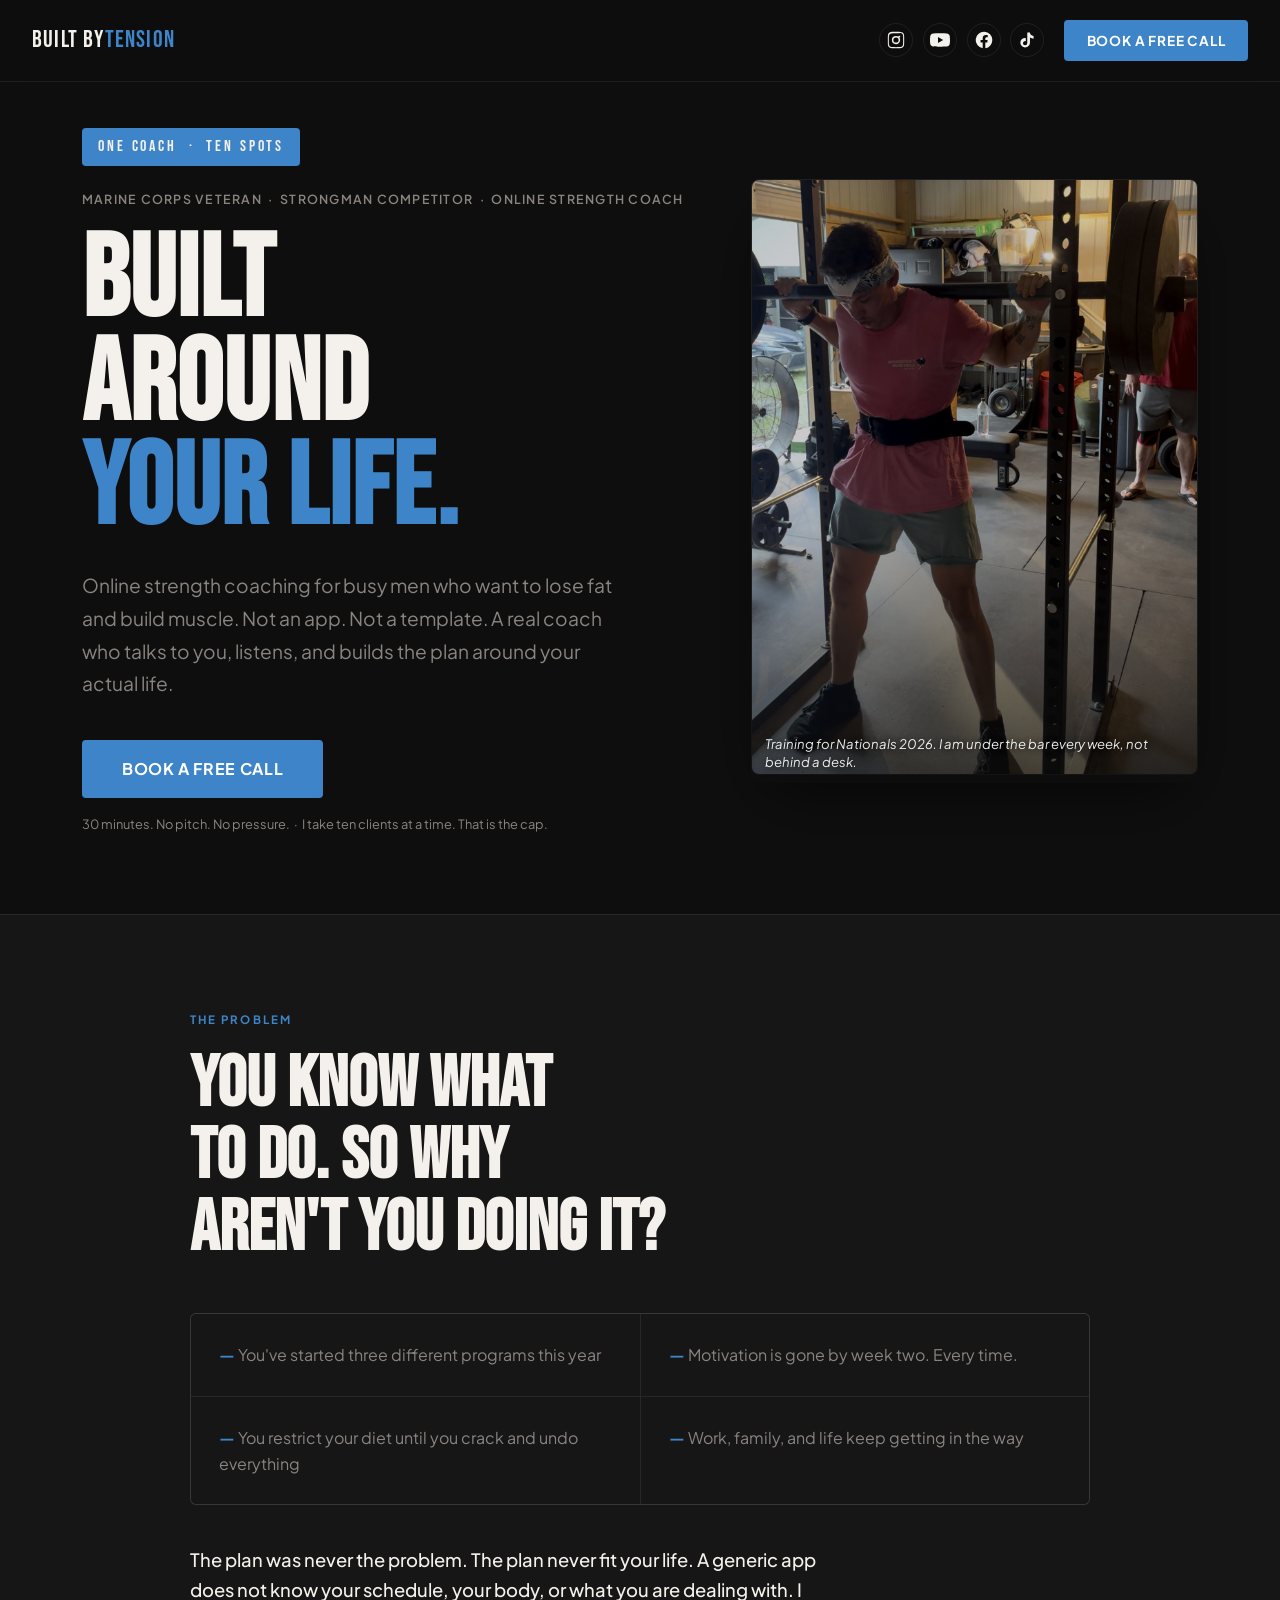
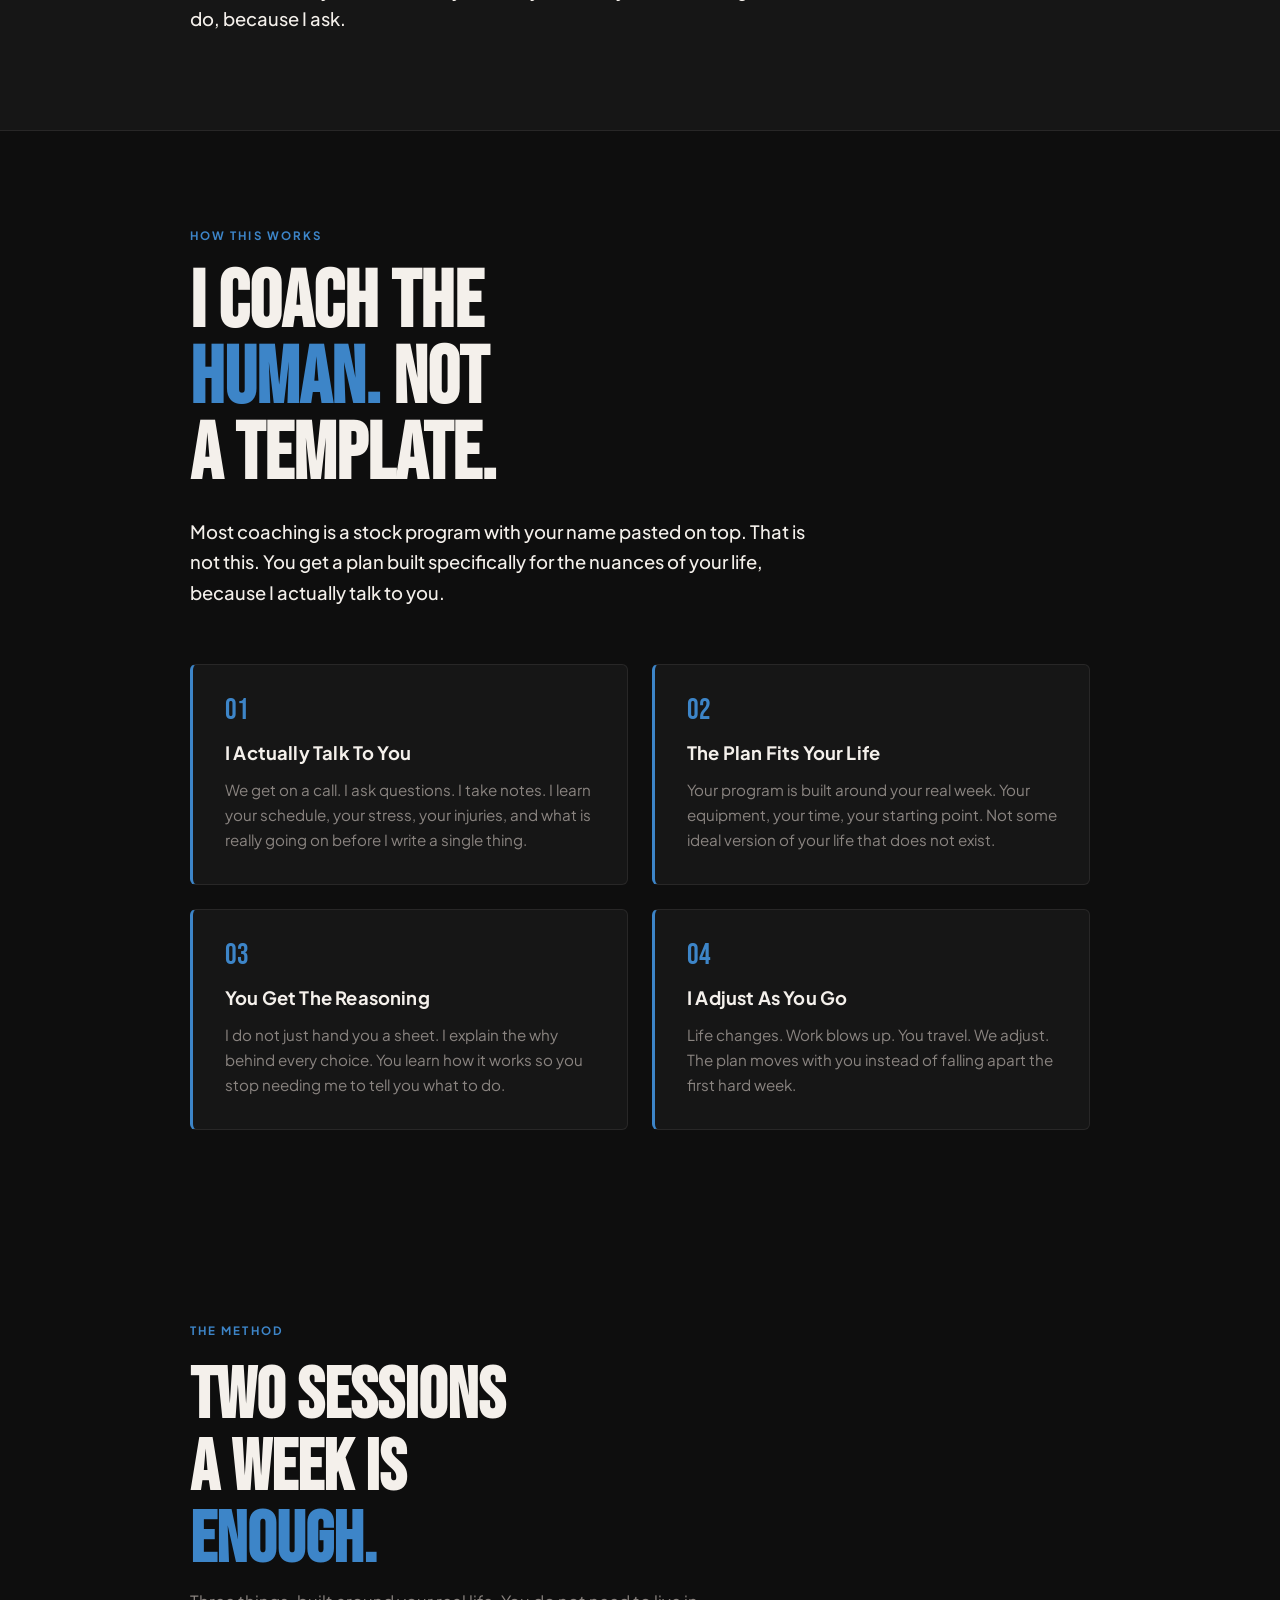
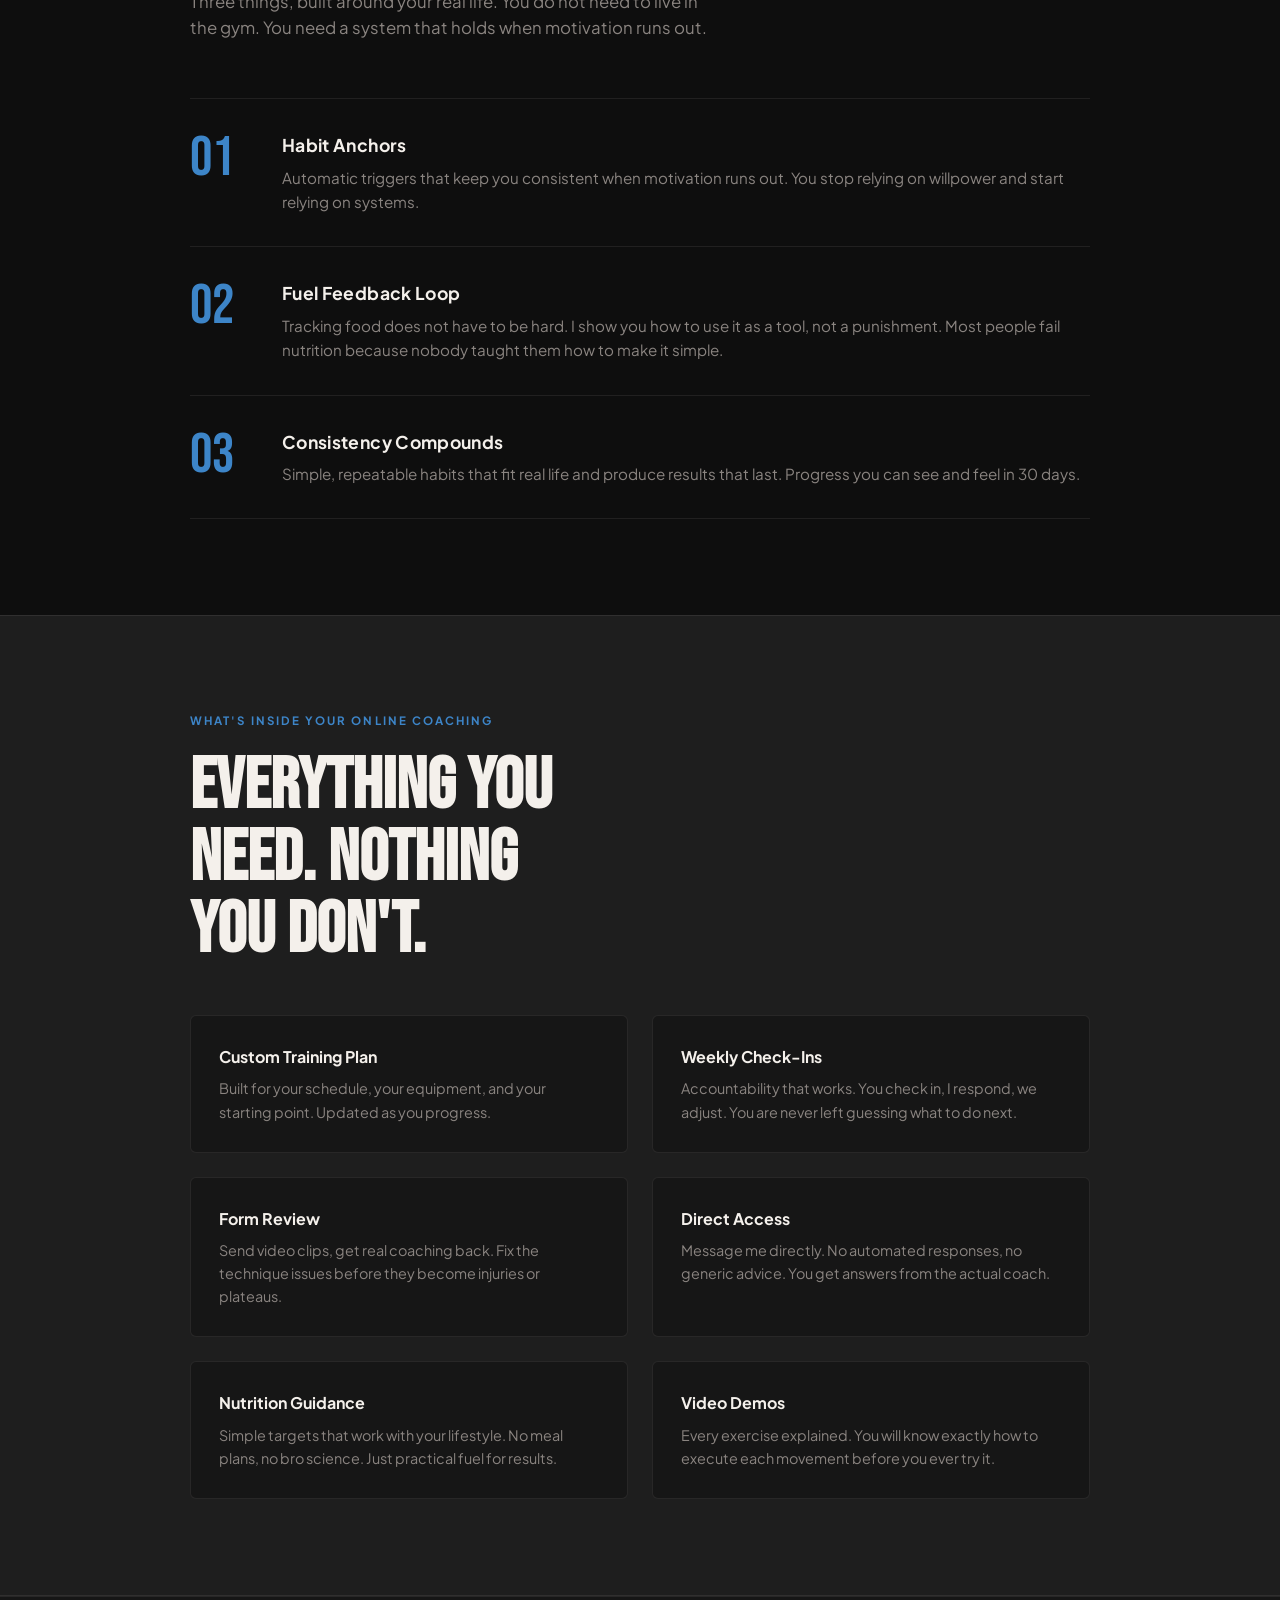
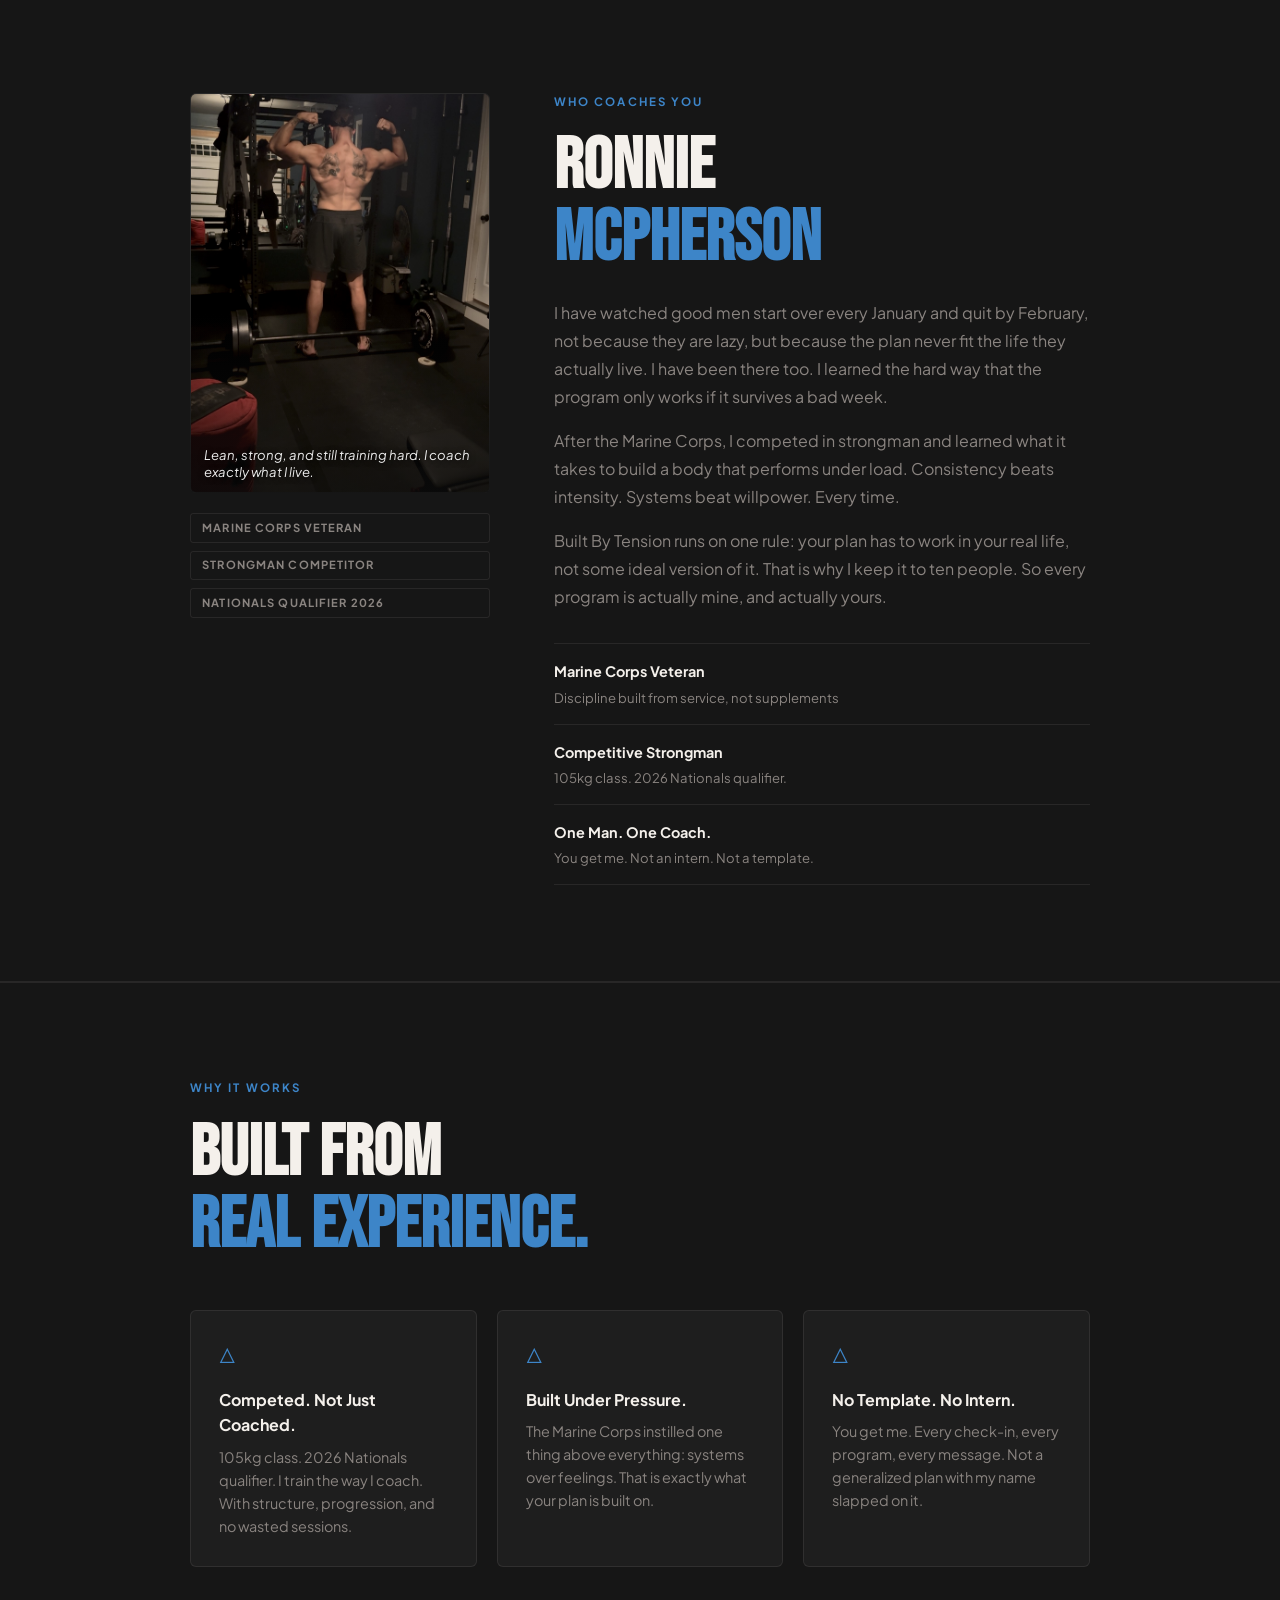
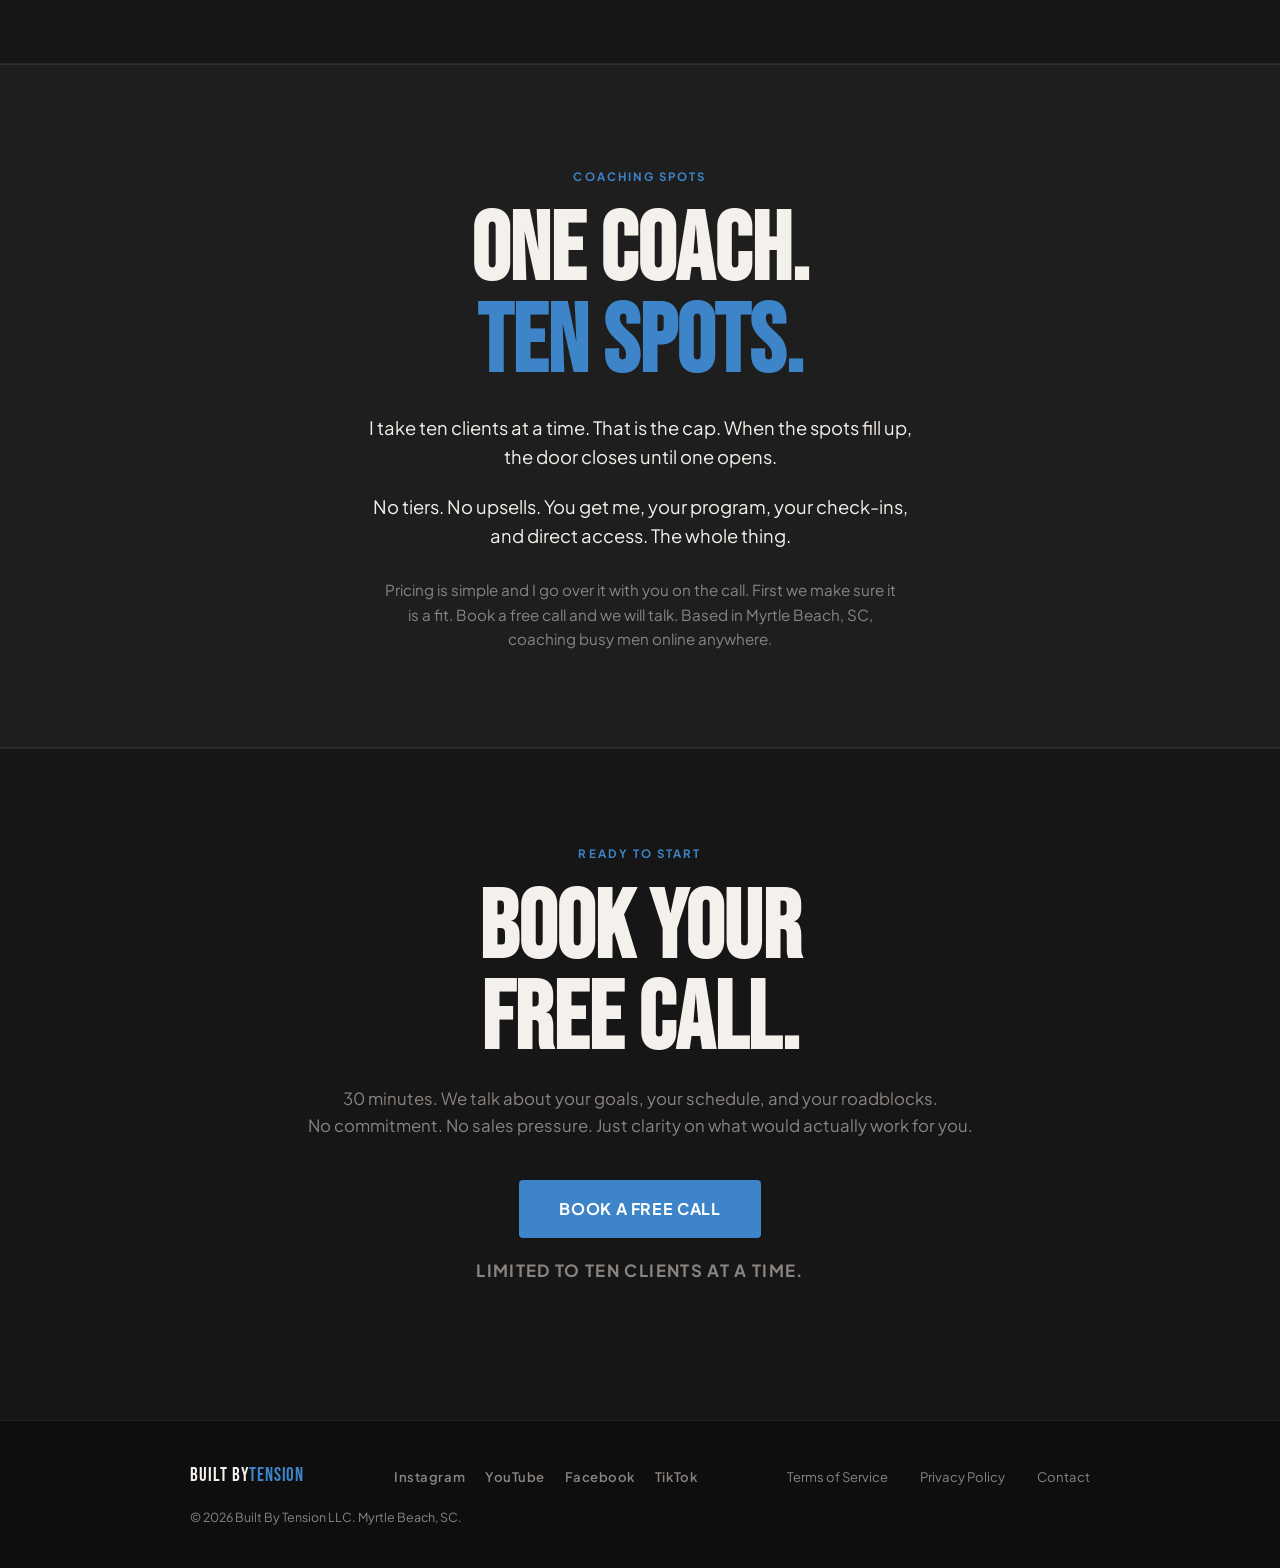
<file: index.html>
<!DOCTYPE html>
<html lang="en">
<head>
  <meta charset="UTF-8">
  <meta name="viewport" content="width=device-width, initial-scale=1.0">
  <title>Online Strength &amp; Fat-Loss Coaching for Busy Men | Built By Tension</title>
  <meta name="description" content="One-on-one online coaching to lose fat and build muscle, built around your real life by a Marine vet coach. Not an app. Only 10 clients. Book a free call.">
  <link rel="canonical" href="https://builtbytension.com/">
  <meta name="theme-color" content="#0e0e0e">
  <meta name="geo.region" content="US-SC">
  <meta name="geo.placename" content="Myrtle Beach">

  <!-- Open Graph -->
  <meta property="og:type" content="website">
  <meta property="og:url" content="https://builtbytension.com/">
  <meta property="og:site_name" content="Built By Tension">
  <meta property="og:title" content="Online Strength &amp; Fat-Loss Coach for Busy Men | Built By Tension">
  <meta property="og:description" content="Real one-on-one online coaching, not an app. Custom programs, weekly check-ins, and direct access from a Marine vet coach. Ten clients at a time. Book a free call.">
  <meta property="og:image" content="https://builtbytension.com/img/og-image.jpg">
  <meta property="og:image:width" content="1200">
  <meta property="og:image:height" content="630">
  <meta property="og:image:alt" content="Ronnie McPherson, online strength and fat-loss coach">
  <meta name="twitter:card" content="summary_large_image">
  <meta name="twitter:title" content="Online Strength &amp; Fat-Loss Coaching for Busy Men">
  <meta name="twitter:description" content="Real one-on-one online coaching, not an app. Custom programs, weekly check-ins, direct access. Book a free call.">
  <meta name="twitter:image" content="https://builtbytension.com/img/og-image.jpg">

  <!-- Structured data -->
  <script type="application/ld+json">
  {
    "@context": "https://schema.org",
    "@type": "ProfessionalService",
    "name": "Built By Tension",
    "url": "https://builtbytension.com/",
    "image": "https://builtbytension.com/img/og-image.jpg",
    "description": "One-on-one online strength and fat-loss coaching for busy men. Custom training, nutrition guidance, and weekly accountability from a real coach, not an app.",
    "priceRange": "$$",
    "address": { "@type": "PostalAddress", "addressLocality": "Myrtle Beach", "addressRegion": "SC", "addressCountry": "US" },
    "areaServed": { "@type": "Country", "name": "United States" },
    "sameAs": [
      "https://instagram.com/ronniespath",
      "https://www.youtube.com/channel/UCUhVSXiNG59BjtCQ6U127eg",
      "https://www.facebook.com/share/1HTm8ZkSMa/",
      "https://www.tiktok.com/@mcpherson.ronnie"
    ]
  }
  </script>
  <script type="application/ld+json">
  {
    "@context": "https://schema.org",
    "@type": "Person",
    "name": "Ronnie McPherson",
    "jobTitle": "Online Strength and Conditioning Coach",
    "description": "Marine Corps veteran and competitive Strongman (105kg, 2026 Nationals qualifier), online strength and fat-loss coach for busy men.",
    "worksFor": { "@type": "ProfessionalService", "name": "Built By Tension" },
    "sameAs": [
      "https://instagram.com/ronniespath",
      "https://www.youtube.com/channel/UCUhVSXiNG59BjtCQ6U127eg",
      "https://www.facebook.com/share/1HTm8ZkSMa/",
      "https://www.tiktok.com/@mcpherson.ronnie"
    ]
  }
  </script>
  <script type="application/ld+json">
  {
    "@context": "https://schema.org",
    "@type": "Service",
    "serviceType": "Online Fitness Coaching",
    "provider": { "@type": "ProfessionalService", "name": "Built By Tension" },
    "areaServed": { "@type": "Country", "name": "United States" },
    "offers": { "@type": "Offer", "availability": "https://schema.org/LimitedAvailability" }
  }
  </script>
  <link rel="stylesheet" href="css/style.css">
</head>
<body>

  <!-- NAV -->
  <nav>
    <a href="/" class="nav-logo">Built By<span>Tension</span></a>
    <div class="nav-right">
      <div class="nav-socials" aria-label="Social links">
        <a href="https://instagram.com/ronniespath" target="_blank" rel="noopener noreferrer" aria-label="Instagram" title="Instagram">
          <svg viewBox="0 0 24 24" width="20" height="20" fill="currentColor" aria-hidden="true"><path d="M12 2.2c3.2 0 3.6 0 4.85.07 1.17.05 1.8.25 2.23.41.56.22.96.48 1.38.9.42.42.68.82.9 1.38.16.42.36 1.06.41 2.23.06 1.27.07 1.65.07 4.85s0 3.58-.07 4.85c-.05 1.17-.25 1.8-.41 2.23-.22.56-.48.96-.9 1.38-.42.42-.82.68-1.38.9-.42.16-1.06.36-2.23.41-1.27.06-1.65.07-4.85.07s-3.58 0-4.85-.07c-1.17-.05-1.8-.25-2.23-.41a3.7 3.7 0 0 1-1.38-.9 3.7 3.7 0 0 1-.9-1.38c-.16-.42-.36-1.06-.41-2.23C2.2 15.58 2.2 15.2 2.2 12s0-3.58.07-4.85c.05-1.17.25-1.8.41-2.23.22-.56.48-.96.9-1.38.42-.42.82-.68 1.38-.9.42-.16 1.06-.36 2.23-.41C8.42 2.2 8.8 2.2 12 2.2zm0 1.8c-3.15 0-3.5 0-4.74.07-.9.04-1.38.19-1.7.31-.43.17-.74.37-1.06.69-.32.32-.52.63-.69 1.06-.12.32-.27.8-.31 1.7C3.43 8.5 3.42 8.85 3.42 12s0 3.5.07 4.74c.04.9.19 1.38.31 1.7.17.43.37.74.69 1.06.32.32.63.52 1.06.69.32.12.8.27 1.7.31 1.24.07 1.59.07 4.74.07s3.5 0 4.74-.07c.9-.04 1.38-.19 1.7-.31.43-.17.74-.37 1.06-.69.32-.32.52-.63.69-1.06.12-.32.27-.8.31-1.7.07-1.24.07-1.59.07-4.74s0-3.5-.07-4.74c-.04-.9-.19-1.38-.31-1.7a2.85 2.85 0 0 0-.69-1.06 2.85 2.85 0 0 0-1.06-.69c-.32-.12-.8-.27-1.7-.31C15.5 4 15.15 4 12 4zm0 3.06A4.94 4.94 0 1 1 12 17a4.94 4.94 0 0 1 0-9.88zm0 1.8a3.14 3.14 0 1 0 0 6.28 3.14 3.14 0 0 0 0-6.28zm5.13-.96a1.15 1.15 0 1 1-2.3 0 1.15 1.15 0 0 1 2.3 0z"/></svg>
        </a>
        <a href="https://www.youtube.com/channel/UCUhVSXiNG59BjtCQ6U127eg" target="_blank" rel="noopener noreferrer" aria-label="YouTube" title="YouTube">
          <svg viewBox="0 0 24 24" width="20" height="20" fill="currentColor" aria-hidden="true"><path d="M23.5 6.5a3 3 0 0 0-2.1-2.1C19.5 3.9 12 3.9 12 3.9s-7.5 0-9.4.5A3 3 0 0 0 .5 6.5C0 8.4 0 12 0 12s0 3.6.5 5.5a3 3 0 0 0 2.1 2.1c1.9.5 9.4.5 9.4.5s7.5 0 9.4-.5a3 3 0 0 0 2.1-2.1c.5-1.9.5-5.5.5-5.5s0-3.6-.5-5.5zM9.6 15.6V8.4l6.2 3.6-6.2 3.6z"/></svg>
        </a>
        <a href="https://www.facebook.com/share/1HTm8ZkSMa/" target="_blank" rel="noopener noreferrer" aria-label="Facebook" title="Facebook">
          <svg viewBox="0 0 24 24" width="20" height="20" fill="currentColor" aria-hidden="true"><path d="M22 12a10 10 0 1 0-11.56 9.88v-6.99H7.9V12h2.54V9.8c0-2.5 1.49-3.89 3.78-3.89 1.09 0 2.24.2 2.24.2v2.46h-1.26c-1.24 0-1.63.77-1.63 1.56V12h2.78l-.44 2.89h-2.34v6.99A10 10 0 0 0 22 12z"/></svg>
        </a>
        <a href="https://www.tiktok.com/@mcpherson.ronnie" target="_blank" rel="noopener noreferrer" aria-label="TikTok" title="TikTok">
          <svg viewBox="0 0 24 24" width="20" height="20" fill="currentColor" aria-hidden="true"><path d="M16.6 5.82a4.28 4.28 0 0 1-1.06-2.82h-3.2v12.93a2.59 2.59 0 0 1-2.59 2.5 2.59 2.59 0 0 1-2.59-2.59 2.59 2.59 0 0 1 3.41-2.45V9.6a5.83 5.83 0 0 0-.82-.06A5.79 5.79 0 0 0 4 15.33 5.79 5.79 0 0 0 9.76 21a5.79 5.79 0 0 0 5.79-5.79V8.99a7.45 7.45 0 0 0 4.35 1.39V7.18a4.28 4.28 0 0 1-3.3-1.36z"/></svg>
        </a>
      </div>
      <a href="https://calendly.com/builtbytension" target="_blank" rel="noopener noreferrer" class="btn-nav">Book a Free Call</a>
    </div>
  </nav>

  <!-- HERO -->
  <section class="hero">
    <div class="hero-grid">
      <div class="hero-copy">
        <span class="hero-scarcity">One Coach &nbsp;&middot;&nbsp; Ten Spots</span>
        <p class="hero-cred">Marine Corps Veteran &nbsp;&middot;&nbsp; Strongman Competitor &nbsp;&middot;&nbsp; Online Strength Coach</p>
        <h1>Built<br>Around<br><em>Your Life.</em></h1>
        <p class="hero-sub">
          Online strength coaching for busy men who want to lose fat and build muscle.
          Not an app. Not a template. A real coach who talks to you, listens, and builds the plan around your actual life.
        </p>
        <a href="https://calendly.com/builtbytension" target="_blank" rel="noopener noreferrer" class="btn-primary">Book a Free Call</a>
        <p class="hero-note">30 minutes. No pitch. No pressure. &nbsp;&middot;&nbsp; I take ten clients at a time. That is the cap.</p>
      </div>
      <div class="hero-photo">
        <img src="img/strongman.jpg" alt="Ronnie McPherson at the bottom of a heavy squat, training for Strongman Nationals" class="hero-img">
        <p class="photo-caption">Training for Nationals 2026. I am under the bar every week, not behind a desk.</p>
      </div>
    </div>
  </section>

  <!-- PROBLEM -->
  <section class="problem">
    <div class="container">
      <span class="section-label">The Problem</span>
      <h2>You Know What<br>To Do. So Why<br>Aren't You Doing It?</h2>
      <div class="problem-grid">
        <div class="problem-item"><p>You've started three different programs this year</p></div>
        <div class="problem-item"><p>Motivation is gone by week two. Every time.</p></div>
        <div class="problem-item"><p>You restrict your diet until you crack and undo everything</p></div>
        <div class="problem-item"><p>Work, family, and life keep getting in the way</p></div>
      </div>
      <p class="problem-close">The plan was never the problem. The plan never fit your life. A generic app does not know your schedule, your body, or what you are dealing with. I do, because I ask.</p>
    </div>
  </section>

  <!-- INDIVIDUALIZATION (the core promise) -->
  <section class="indiv">
    <div class="container">
      <span class="section-label">How This Works</span>
      <h2>I Coach The<br><em>Human.</em> Not<br>A Template.</h2>
      <p class="indiv-lead">
        Most coaching is a stock program with your name pasted on top. That is not this.
        You get a plan built specifically for the nuances of your life, because I actually talk to you.
      </p>
      <div class="indiv-grid">
        <div class="indiv-card">
          <span class="indiv-num">01</span>
          <h3>I Actually Talk To You</h3>
          <p>We get on a call. I ask questions. I take notes. I learn your schedule, your stress, your injuries, and what is really going on before I write a single thing.</p>
        </div>
        <div class="indiv-card">
          <span class="indiv-num">02</span>
          <h3>The Plan Fits Your Life</h3>
          <p>Your program is built around your real week. Your equipment, your time, your starting point. Not some ideal version of your life that does not exist.</p>
        </div>
        <div class="indiv-card">
          <span class="indiv-num">03</span>
          <h3>You Get The Reasoning</h3>
          <p>I do not just hand you a sheet. I explain the why behind every choice. You learn how it works so you stop needing me to tell you what to do.</p>
        </div>
        <div class="indiv-card">
          <span class="indiv-num">04</span>
          <h3>I Adjust As You Go</h3>
          <p>Life changes. Work blows up. You travel. We adjust. The plan moves with you instead of falling apart the first hard week.</p>
        </div>
      </div>
    </div>
  </section>

  <!-- METHOD -->
  <section class="system">
    <div class="container">
      <span class="section-label">The Method</span>
      <h2>Two Sessions<br>A Week Is<br><em>Enough.</em></h2>
      <p class="system-intro">
        Three things, built around your real life. You do not need to live in the gym.
        You need a system that holds when motivation runs out.
      </p>
      <div class="steps">
        <div class="step">
          <span class="step-num">01</span>
          <div class="step-content">
            <h3>Habit Anchors</h3>
            <p>Automatic triggers that keep you consistent when motivation runs out. You stop relying on willpower and start relying on systems.</p>
          </div>
        </div>
        <div class="step">
          <span class="step-num">02</span>
          <div class="step-content">
            <h3>Fuel Feedback Loop</h3>
            <p>Tracking food does not have to be hard. I show you how to use it as a tool, not a punishment. Most people fail nutrition because nobody taught them how to make it simple.</p>
          </div>
        </div>
        <div class="step">
          <span class="step-num">03</span>
          <div class="step-content">
            <h3>Consistency Compounds</h3>
            <p>Simple, repeatable habits that fit real life and produce results that last. Progress you can see and feel in 30 days.</p>
          </div>
        </div>
      </div>
    </div>
  </section>

  <!-- INCLUDES -->
  <section class="includes">
    <div class="container">
      <span class="section-label">What's Inside Your Online Coaching</span>
      <h2>Everything You<br>Need. Nothing<br>You Don't.</h2>
      <div class="includes-grid">
        <div class="include-card">
          <h3>Custom Training Plan</h3>
          <p>Built for your schedule, your equipment, and your starting point. Updated as you progress.</p>
        </div>
        <div class="include-card">
          <h3>Weekly Check-Ins</h3>
          <p>Accountability that works. You check in, I respond, we adjust. You are never left guessing what to do next.</p>
        </div>
        <div class="include-card">
          <h3>Form Review</h3>
          <p>Send video clips, get real coaching back. Fix the technique issues before they become injuries or plateaus.</p>
        </div>
        <div class="include-card">
          <h3>Direct Access</h3>
          <p>Message me directly. No automated responses, no generic advice. You get answers from the actual coach.</p>
        </div>
        <div class="include-card">
          <h3>Nutrition Guidance</h3>
          <p>Simple targets that work with your lifestyle. No meal plans, no bro science. Just practical fuel for results.</p>
        </div>
        <div class="include-card">
          <h3>Video Demos</h3>
          <p>Every exercise explained. You will know exactly how to execute each movement before you ever try it.</p>
        </div>
      </div>
    </div>
  </section>

  <!-- COACH / ABOUT -->
  <section class="coach">
    <div class="container">
      <div class="coach-inner">
        <div class="coach-photo-wrap">
          <div class="coach-photo">
            <img src="img/coach.jpg" alt="Ronnie McPherson, lean and in shape, online strength and strongman coach" class="coach-img">
            <p class="photo-caption">Lean, strong, and still training hard. I coach exactly what I live.</p>
          </div>
          <div class="coach-badges">
            <span class="badge">Marine Corps Veteran</span>
            <span class="badge">Strongman Competitor</span>
            <span class="badge">Nationals Qualifier 2026</span>
          </div>
        </div>
        <div class="coach-bio">
          <span class="section-label">Who Coaches You</span>
          <h2>Ronnie<br><em>McPherson</em></h2>
          <p>I have watched good men start over every January and quit by February, not because they are lazy, but because the plan never fit the life they actually live. I have been there too. I learned the hard way that the program only works if it survives a bad week.</p>
          <p>After the Marine Corps, I competed in strongman and learned what it takes to build a body that performs under load. Consistency beats intensity. Systems beat willpower. Every time.</p>
          <p>Built By Tension runs on one rule: your plan has to work in your real life, not some ideal version of it. That is why I keep it to ten people. So every program is actually mine, and actually yours.</p>
          <ul class="coach-stats">
            <li><strong>Marine Corps Veteran</strong><span>Discipline built from service, not supplements</span></li>
            <li><strong>Competitive Strongman</strong><span>105kg class. 2026 Nationals qualifier.</span></li>
            <li><strong>One Man. One Coach.</strong><span>You get me. Not an intern. Not a template.</span></li>
          </ul>
        </div>
      </div>
    </div>
  </section>

  <!-- PROOF -->
  <section class="proof">
    <div class="container">
      <span class="section-label">Why It Works</span>
      <h2>Built From<br><em>Real Experience.</em></h2>
      <div class="proof-grid">
        <div class="proof-card">
          <span class="proof-icon">&#9651;</span>
          <h3>Competed. Not Just Coached.</h3>
          <p>105kg class. 2026 Nationals qualifier. I train the way I coach. With structure, progression, and no wasted sessions.</p>
        </div>
        <div class="proof-card">
          <span class="proof-icon">&#9651;</span>
          <h3>Built Under Pressure.</h3>
          <p>The Marine Corps instilled one thing above everything: systems over feelings. That is exactly what your plan is built on.</p>
        </div>
        <div class="proof-card">
          <span class="proof-icon">&#9651;</span>
          <h3>No Template. No Intern.</h3>
          <p>You get me. Every check-in, every program, every message. Not a generalized plan with my name slapped on it.</p>
        </div>
      </div>
    </div>
  </section>

  <!-- SCARCITY / TEN SPOTS -->
  <section class="spots">
    <div class="container">
      <span class="section-label">Coaching Spots</span>
      <h2>One Coach.<br><em>Ten Spots.</em></h2>
      <p class="spots-intro">I take ten clients at a time. That is the cap. When the spots fill up, the door closes until one opens.</p>
      <p class="spots-intro">No tiers. No upsells. You get me, your program, your check-ins, and direct access. The whole thing.</p>
      <p class="spots-footnote">Pricing is simple and I go over it with you on the call. First we make sure it is a fit. Book a free call and we will talk. Based in Myrtle Beach, SC, coaching busy men online anywhere.</p>
    </div>
  </section>

  <!-- FINAL CTA -->
  <section class="cta-final">
    <div class="container">
      <span class="section-label">Ready to Start</span>
      <h2>Book Your<br>Free Call.</h2>
      <p>30 minutes. We talk about your goals, your schedule, and your roadblocks.<br>No commitment. No sales pressure. Just clarity on what would actually work for you.</p>
      <a href="https://calendly.com/builtbytension" target="_blank" rel="noopener noreferrer" class="btn-primary">Book a Free Call</a>
      <p class="cta-spots-note">Limited to ten clients at a time.</p>
    </div>
  </section>

  <!-- FOOTER -->
  <footer>
    <div class="footer-inner">
      <a href="/" class="footer-logo">Built By<span>Tension</span></a>
      <div class="footer-socials">
        <a href="https://instagram.com/ronniespath" target="_blank" rel="noopener noreferrer">Instagram</a>
        <a href="https://www.youtube.com/channel/UCUhVSXiNG59BjtCQ6U127eg" target="_blank" rel="noopener noreferrer">YouTube</a>
        <a href="https://www.facebook.com/share/1HTm8ZkSMa/" target="_blank" rel="noopener noreferrer">Facebook</a>
        <a href="https://www.tiktok.com/@mcpherson.ronnie" target="_blank" rel="noopener noreferrer">TikTok</a>
      </div>
      <div class="footer-links">
        <a href="/tos.html">Terms of Service</a>
        <a href="/privacy.html">Privacy Policy</a>
        <a href="mailto:builtbytension@gmail.com">Contact</a>
      </div>
      <p class="footer-copy">&copy; 2026 Built By Tension LLC. Myrtle Beach, SC.</p>
    </div>
  </footer>

</body>
</html>
</file>
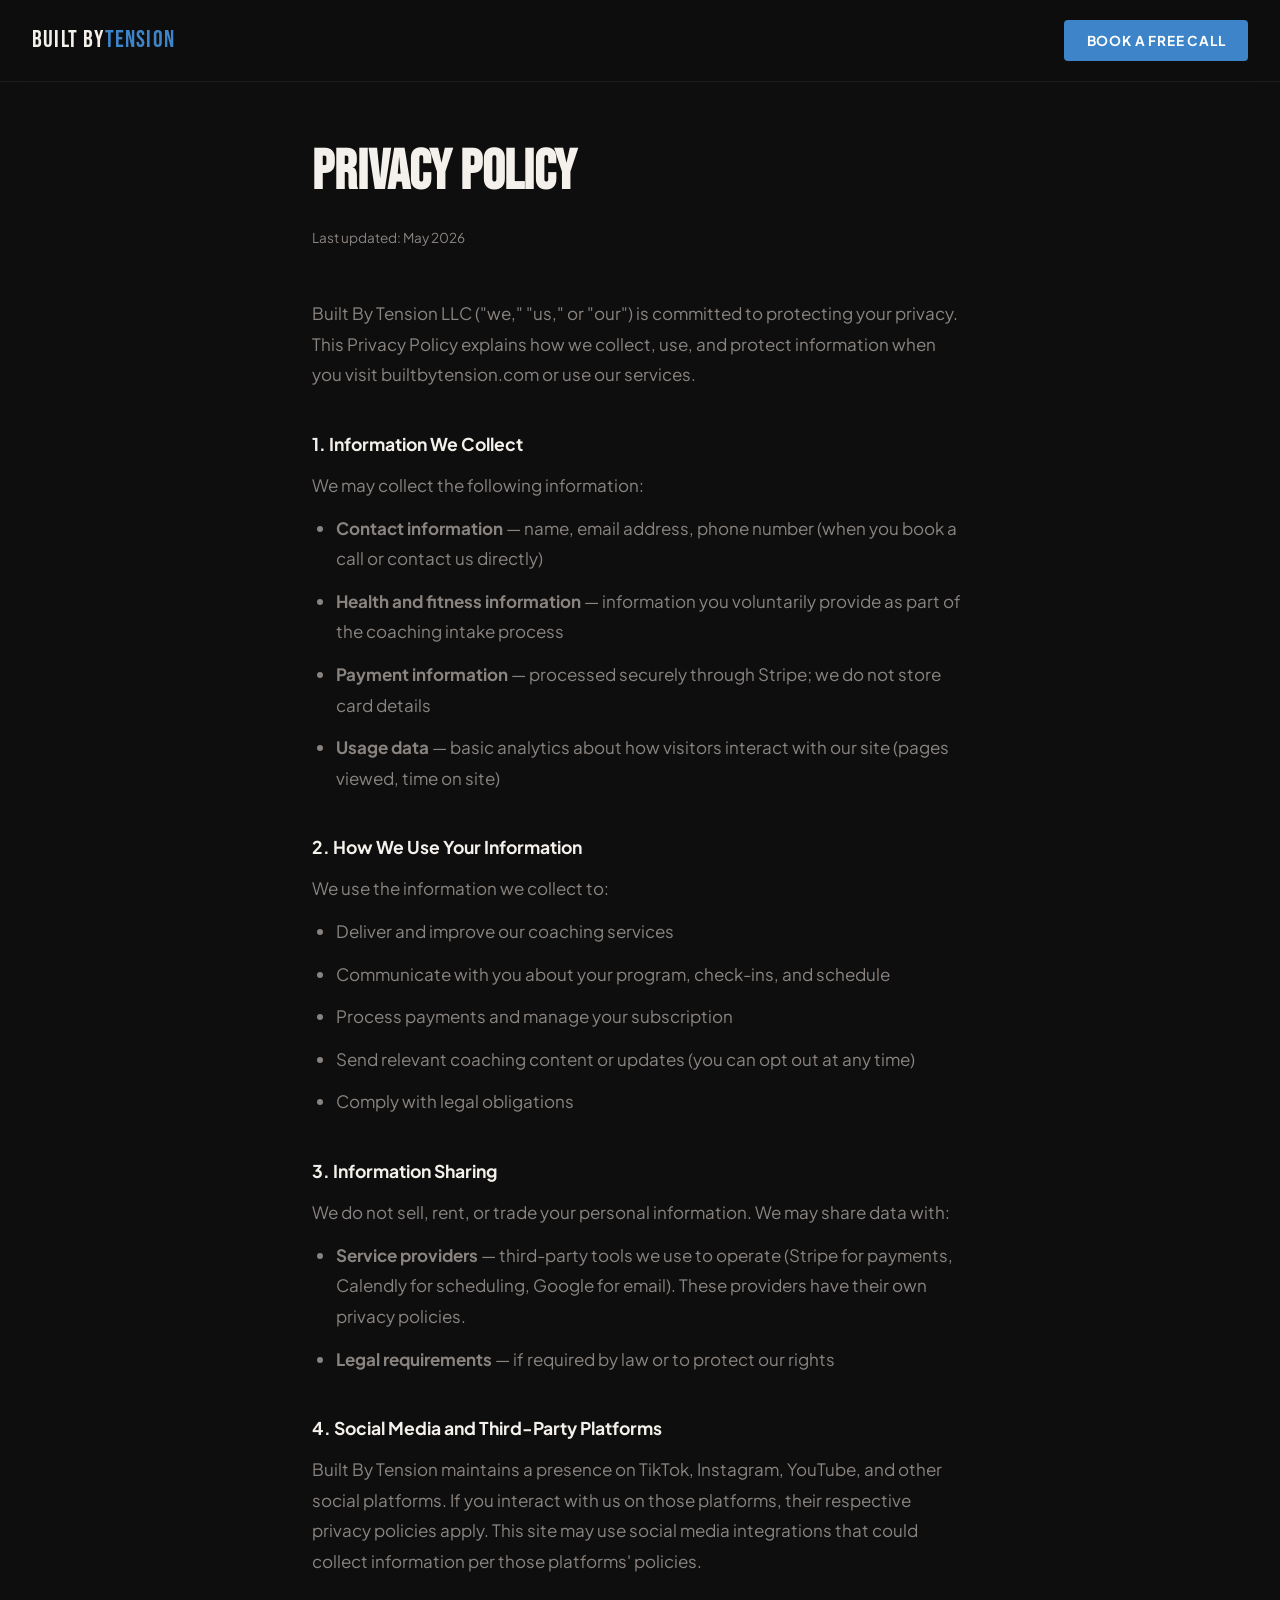
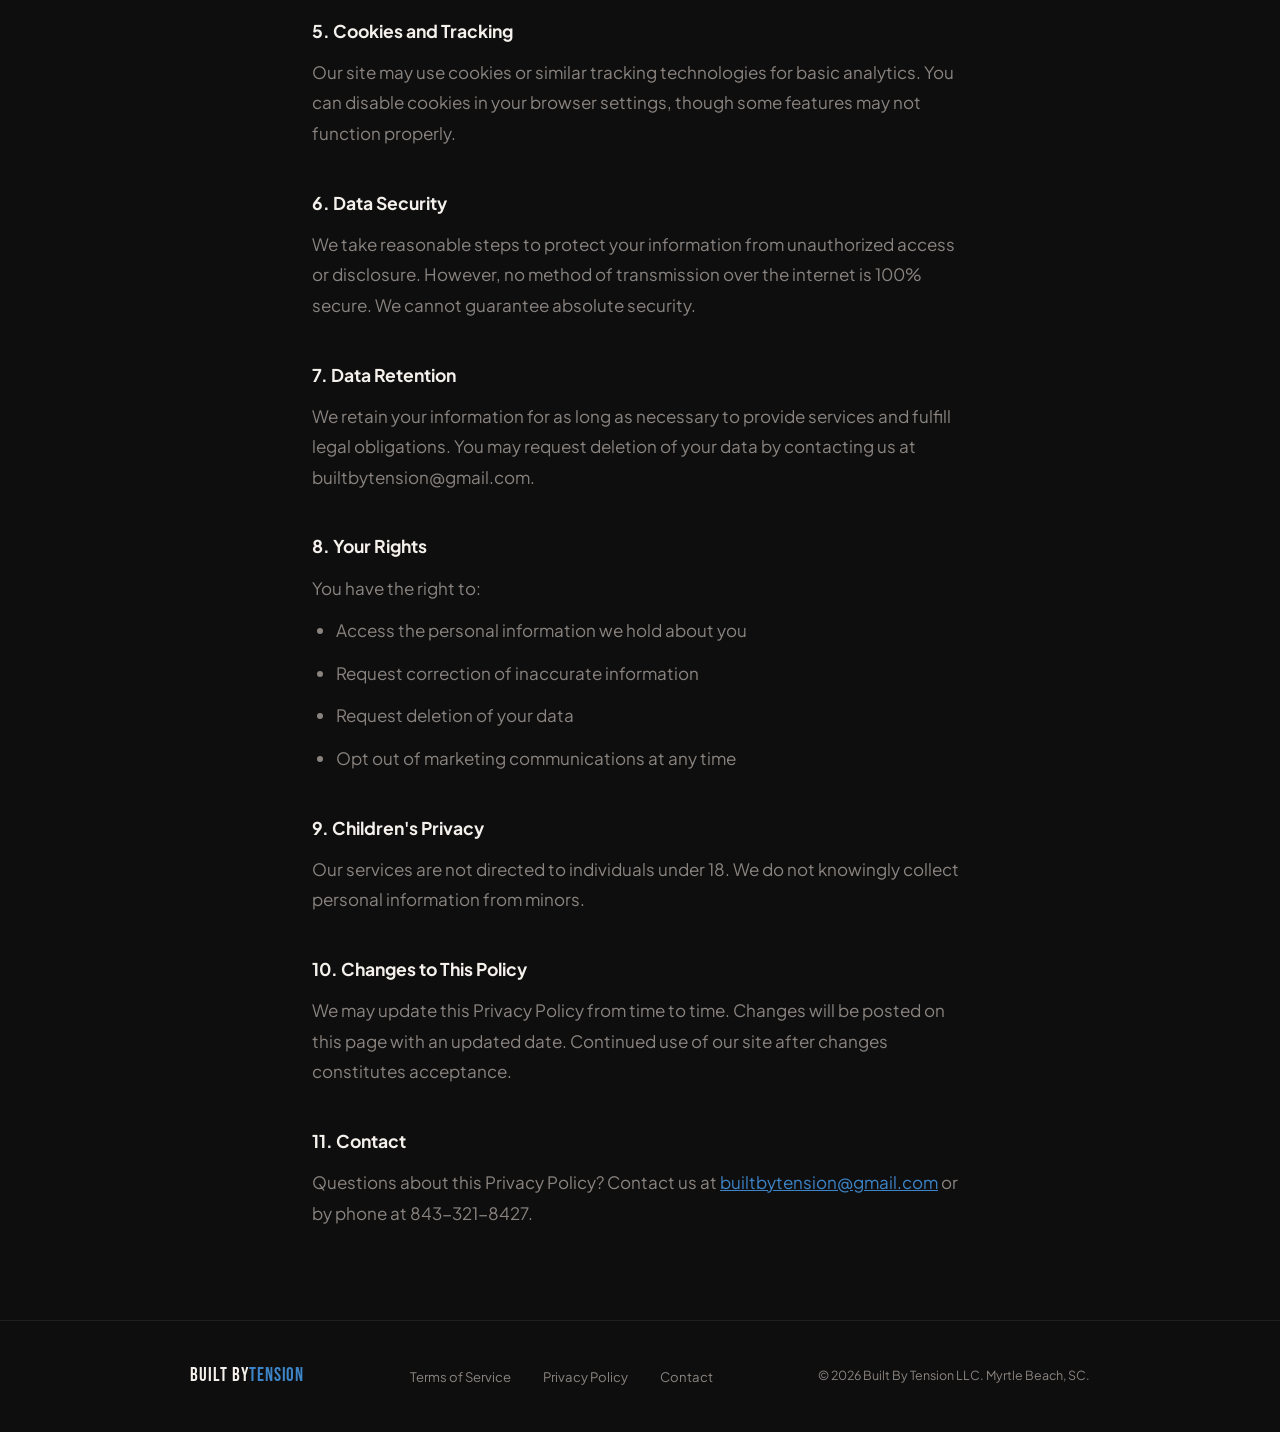
<file: privacy.html>
<!DOCTYPE html>
<html lang="en">
<head>
  <meta charset="UTF-8">
  <meta name="viewport" content="width=device-width, initial-scale=1.0">
  <title>Privacy Policy — Built By Tension</title>
  <link rel="stylesheet" href="css/style.css">
  <style>
    .legal { padding: 8rem 2rem 5rem; max-width: 720px; margin: 0 auto; }
    .legal h1 { font-family: 'Bebas Neue', sans-serif; font-size: 3.5rem; margin-bottom: 0.5rem; }
    .legal .updated { color: var(--muted); font-size: 0.85rem; margin-bottom: 3rem; }
    .legal h2 { font-size: 1.1rem; font-weight: 700; margin: 2.5rem 0 0.75rem; }
    .legal p, .legal li { color: var(--muted); line-height: 1.8; margin-bottom: 0.75rem; }
    .legal ul { padding-left: 1.5rem; }
    .legal a { color: var(--accent); }
  </style>
</head>
<body>
  <nav>
    <a href="/" class="nav-logo">Built By<span>Tension</span></a>
    <a href="https://calendly.com/builtbytension" target="_blank" class="btn-nav">Book a Free Call</a>
  </nav>

  <div class="legal">
    <h1>Privacy Policy</h1>
    <p class="updated">Last updated: May 2026</p>

    <p>Built By Tension LLC ("we," "us," or "our") is committed to protecting your privacy. This Privacy Policy explains how we collect, use, and protect information when you visit builtbytension.com or use our services.</p>

    <h2>1. Information We Collect</h2>
    <p>We may collect the following information:</p>
    <ul>
      <li><strong>Contact information</strong> — name, email address, phone number (when you book a call or contact us directly)</li>
      <li><strong>Health and fitness information</strong> — information you voluntarily provide as part of the coaching intake process</li>
      <li><strong>Payment information</strong> — processed securely through Stripe; we do not store card details</li>
      <li><strong>Usage data</strong> — basic analytics about how visitors interact with our site (pages viewed, time on site)</li>
    </ul>

    <h2>2. How We Use Your Information</h2>
    <p>We use the information we collect to:</p>
    <ul>
      <li>Deliver and improve our coaching services</li>
      <li>Communicate with you about your program, check-ins, and schedule</li>
      <li>Process payments and manage your subscription</li>
      <li>Send relevant coaching content or updates (you can opt out at any time)</li>
      <li>Comply with legal obligations</li>
    </ul>

    <h2>3. Information Sharing</h2>
    <p>We do not sell, rent, or trade your personal information. We may share data with:</p>
    <ul>
      <li><strong>Service providers</strong> — third-party tools we use to operate (Stripe for payments, Calendly for scheduling, Google for email). These providers have their own privacy policies.</li>
      <li><strong>Legal requirements</strong> — if required by law or to protect our rights</li>
    </ul>

    <h2>4. Social Media and Third-Party Platforms</h2>
    <p>Built By Tension maintains a presence on TikTok, Instagram, YouTube, and other social platforms. If you interact with us on those platforms, their respective privacy policies apply. This site may use social media integrations that could collect information per those platforms' policies.</p>

    <h2>5. Cookies and Tracking</h2>
    <p>Our site may use cookies or similar tracking technologies for basic analytics. You can disable cookies in your browser settings, though some features may not function properly.</p>

    <h2>6. Data Security</h2>
    <p>We take reasonable steps to protect your information from unauthorized access or disclosure. However, no method of transmission over the internet is 100% secure. We cannot guarantee absolute security.</p>

    <h2>7. Data Retention</h2>
    <p>We retain your information for as long as necessary to provide services and fulfill legal obligations. You may request deletion of your data by contacting us at builtbytension@gmail.com.</p>

    <h2>8. Your Rights</h2>
    <p>You have the right to:</p>
    <ul>
      <li>Access the personal information we hold about you</li>
      <li>Request correction of inaccurate information</li>
      <li>Request deletion of your data</li>
      <li>Opt out of marketing communications at any time</li>
    </ul>

    <h2>9. Children's Privacy</h2>
    <p>Our services are not directed to individuals under 18. We do not knowingly collect personal information from minors.</p>

    <h2>10. Changes to This Policy</h2>
    <p>We may update this Privacy Policy from time to time. Changes will be posted on this page with an updated date. Continued use of our site after changes constitutes acceptance.</p>

    <h2>11. Contact</h2>
    <p>Questions about this Privacy Policy? Contact us at <a href="mailto:builtbytension@gmail.com">builtbytension@gmail.com</a> or by phone at 843-321-8427.</p>
  </div>

  <footer>
    <div class="footer-inner">
      <a href="/" class="footer-logo">Built By<span>Tension</span></a>
      <div class="footer-links">
        <a href="/tos.html">Terms of Service</a>
        <a href="/privacy.html">Privacy Policy</a>
        <a href="mailto:builtbytension@gmail.com">Contact</a>
      </div>
      <p class="footer-copy">&copy; 2026 Built By Tension LLC. Myrtle Beach, SC.</p>
    </div>
  </footer>
</body>
</html>
</file>
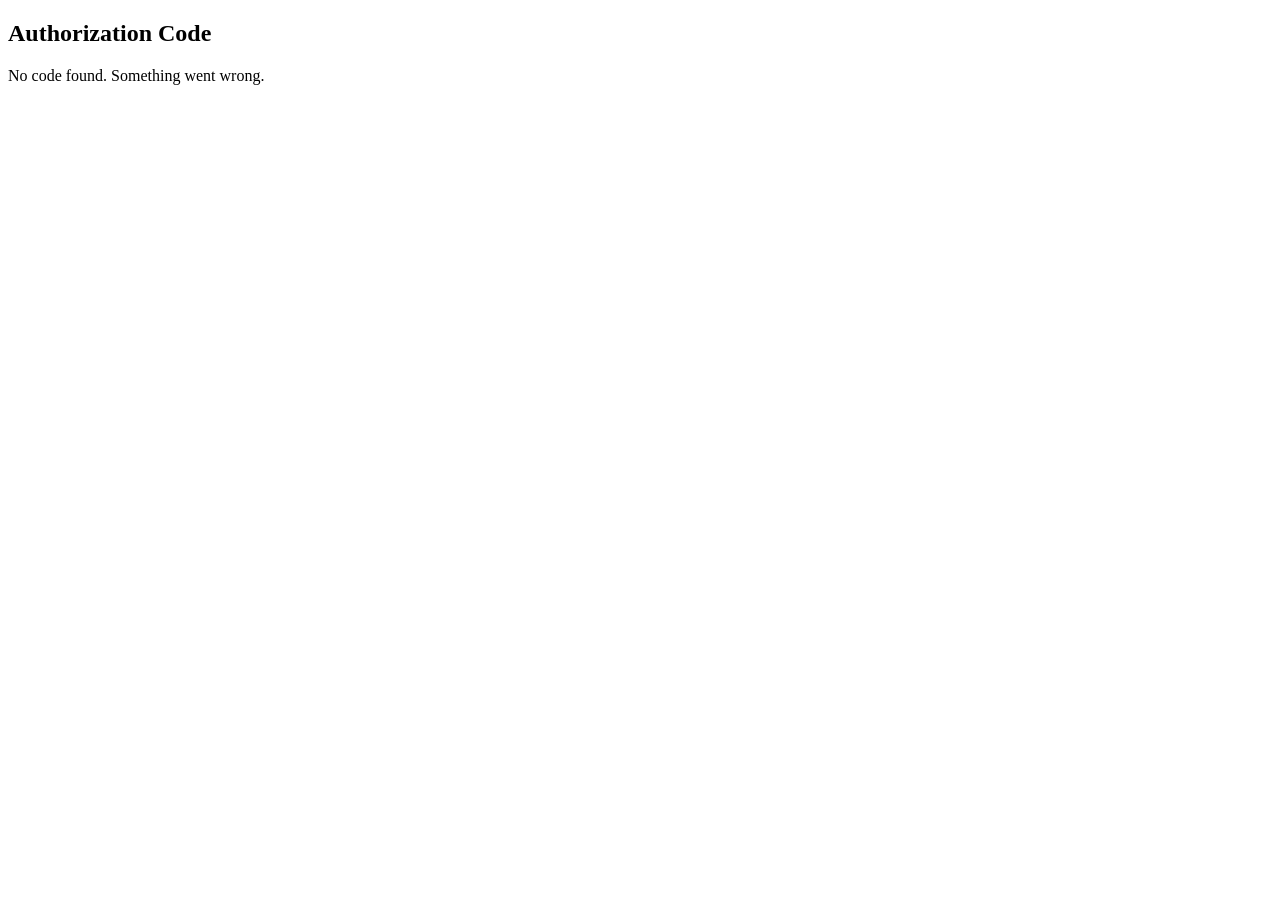
<file: tiktok-callback.html>
<!DOCTYPE html>
<html>
<head><title>TikTok Auth</title></head>
<body>
<h2>Authorization Code</h2>
<p id="code"></p>
<script>
  const params = new URLSearchParams(window.location.search);
  const code = params.get('code');
  if (code) {
    document.getElementById('code').innerHTML = '<strong>Copy this code and paste it into the terminal:</strong><br><br><code style="font-size:14px;word-break:break-all">' + code + '</code>';
  } else {
    document.getElementById('code').textContent = 'No code found. Something went wrong.';
  }
</script>
</body>
</html>
</file>
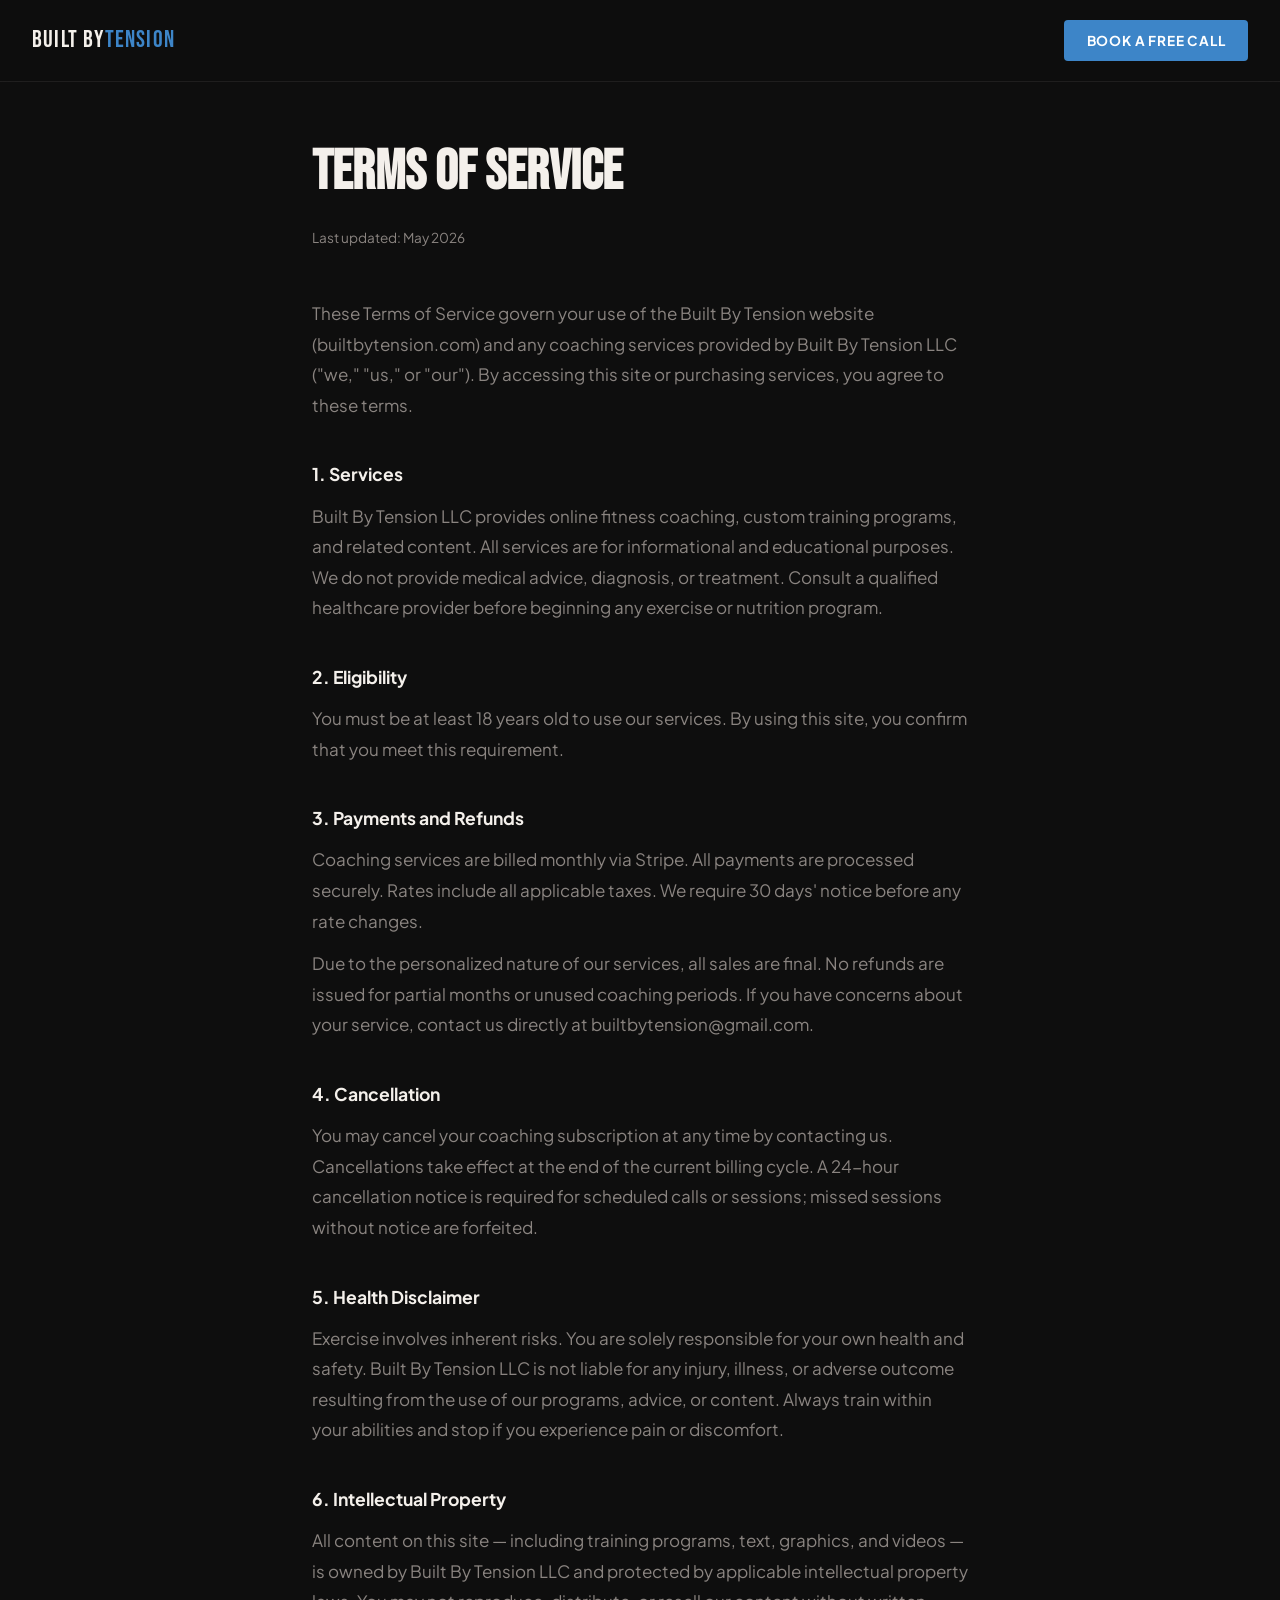
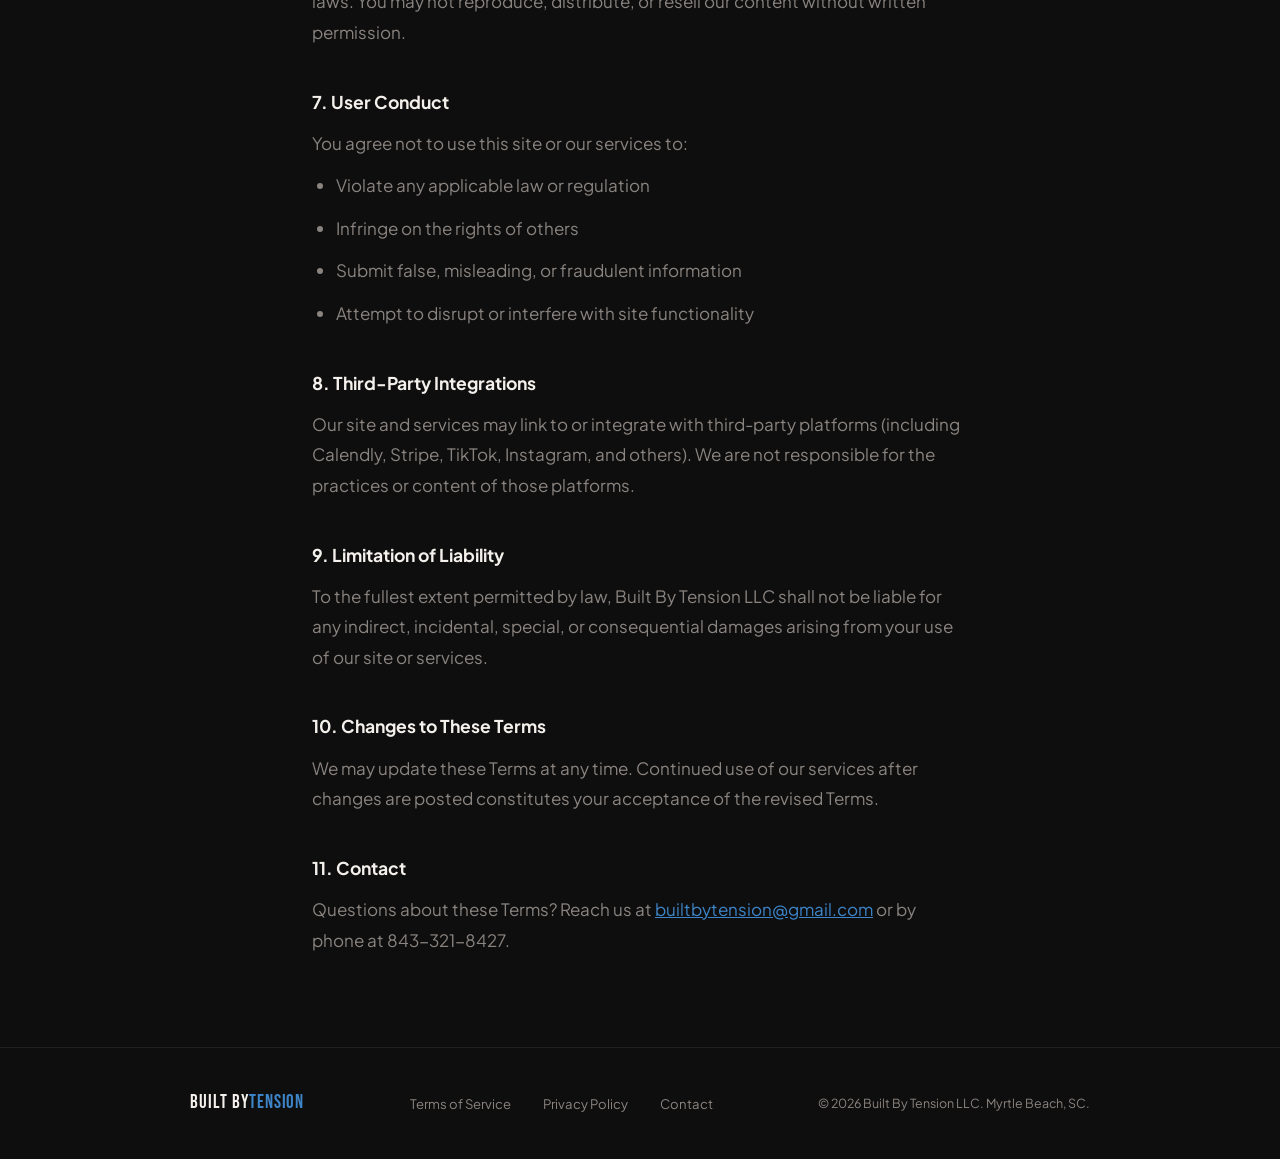
<file: tos.html>
<!DOCTYPE html>
<html lang="en">
<head>
  <meta charset="UTF-8">
  <meta name="viewport" content="width=device-width, initial-scale=1.0">
  <title>Terms of Service — Built By Tension</title>
  <link rel="stylesheet" href="css/style.css">
  <style>
    .legal { padding: 8rem 2rem 5rem; max-width: 720px; margin: 0 auto; }
    .legal h1 { font-family: 'Bebas Neue', sans-serif; font-size: 3.5rem; margin-bottom: 0.5rem; }
    .legal .updated { color: var(--muted); font-size: 0.85rem; margin-bottom: 3rem; }
    .legal h2 { font-size: 1.1rem; font-weight: 700; margin: 2.5rem 0 0.75rem; }
    .legal p, .legal li { color: var(--muted); line-height: 1.8; margin-bottom: 0.75rem; }
    .legal ul { padding-left: 1.5rem; }
    .legal a { color: var(--accent); }
  </style>
</head>
<body>
  <nav>
    <a href="/" class="nav-logo">Built By<span>Tension</span></a>
    <a href="https://calendly.com/builtbytension" target="_blank" class="btn-nav">Book a Free Call</a>
  </nav>

  <div class="legal">
    <h1>Terms of Service</h1>
    <p class="updated">Last updated: May 2026</p>

    <p>These Terms of Service govern your use of the Built By Tension website (builtbytension.com) and any coaching services provided by Built By Tension LLC ("we," "us," or "our"). By accessing this site or purchasing services, you agree to these terms.</p>

    <h2>1. Services</h2>
    <p>Built By Tension LLC provides online fitness coaching, custom training programs, and related content. All services are for informational and educational purposes. We do not provide medical advice, diagnosis, or treatment. Consult a qualified healthcare provider before beginning any exercise or nutrition program.</p>

    <h2>2. Eligibility</h2>
    <p>You must be at least 18 years old to use our services. By using this site, you confirm that you meet this requirement.</p>

    <h2>3. Payments and Refunds</h2>
    <p>Coaching services are billed monthly via Stripe. All payments are processed securely. Rates include all applicable taxes. We require 30 days' notice before any rate changes.</p>
    <p>Due to the personalized nature of our services, all sales are final. No refunds are issued for partial months or unused coaching periods. If you have concerns about your service, contact us directly at builtbytension@gmail.com.</p>

    <h2>4. Cancellation</h2>
    <p>You may cancel your coaching subscription at any time by contacting us. Cancellations take effect at the end of the current billing cycle. A 24-hour cancellation notice is required for scheduled calls or sessions; missed sessions without notice are forfeited.</p>

    <h2>5. Health Disclaimer</h2>
    <p>Exercise involves inherent risks. You are solely responsible for your own health and safety. Built By Tension LLC is not liable for any injury, illness, or adverse outcome resulting from the use of our programs, advice, or content. Always train within your abilities and stop if you experience pain or discomfort.</p>

    <h2>6. Intellectual Property</h2>
    <p>All content on this site — including training programs, text, graphics, and videos — is owned by Built By Tension LLC and protected by applicable intellectual property laws. You may not reproduce, distribute, or resell our content without written permission.</p>

    <h2>7. User Conduct</h2>
    <p>You agree not to use this site or our services to:</p>
    <ul>
      <li>Violate any applicable law or regulation</li>
      <li>Infringe on the rights of others</li>
      <li>Submit false, misleading, or fraudulent information</li>
      <li>Attempt to disrupt or interfere with site functionality</li>
    </ul>

    <h2>8. Third-Party Integrations</h2>
    <p>Our site and services may link to or integrate with third-party platforms (including Calendly, Stripe, TikTok, Instagram, and others). We are not responsible for the practices or content of those platforms.</p>

    <h2>9. Limitation of Liability</h2>
    <p>To the fullest extent permitted by law, Built By Tension LLC shall not be liable for any indirect, incidental, special, or consequential damages arising from your use of our site or services.</p>

    <h2>10. Changes to These Terms</h2>
    <p>We may update these Terms at any time. Continued use of our services after changes are posted constitutes your acceptance of the revised Terms.</p>

    <h2>11. Contact</h2>
    <p>Questions about these Terms? Reach us at <a href="mailto:builtbytension@gmail.com">builtbytension@gmail.com</a> or by phone at 843-321-8427.</p>
  </div>

  <footer>
    <div class="footer-inner">
      <a href="/" class="footer-logo">Built By<span>Tension</span></a>
      <div class="footer-links">
        <a href="/tos.html">Terms of Service</a>
        <a href="/privacy.html">Privacy Policy</a>
        <a href="mailto:builtbytension@gmail.com">Contact</a>
      </div>
      <p class="footer-copy">&copy; 2026 Built By Tension LLC. Myrtle Beach, SC.</p>
    </div>
  </footer>
</body>
</html>
</file>
<file: css/style.css>
@import url('https://fonts.googleapis.com/css2?family=Bebas+Neue&family=Plus+Jakarta+Sans:wght@400;500;600;700&display=swap');

*, *::before, *::after { box-sizing: border-box; margin: 0; padding: 0; }

:root {
  --bg:      #0e0e0e;
  --bg-2:    #161616;
  --bg-3:    #1e1e1e;
  --text:    #f4f0eb;
  --muted:   #8a8480;
  --accent:  #3d85c8;
  --accent2: #5599d8;
  --border:  rgba(244,240,235,0.08);
}

html { scroll-behavior: smooth; }

body {
  background: var(--bg);
  color: var(--text);
  font-family: 'Plus Jakarta Sans', sans-serif;
  font-size: 17px;
  line-height: 1.6;
  -webkit-font-smoothing: antialiased;
}

/* ── NAV ── */
nav {
  position: fixed;
  top: 0;
  left: 0;
  right: 0;
  z-index: 100;
  display: flex;
  align-items: center;
  justify-content: space-between;
  padding: 1.25rem 2rem;
  background: rgba(14,14,14,0.92);
  backdrop-filter: blur(12px);
  border-bottom: 1px solid var(--border);
}

.nav-logo {
  font-family: 'Bebas Neue', sans-serif;
  font-size: 1.5rem;
  letter-spacing: 0.05em;
  color: var(--text);
  text-decoration: none;
}

.nav-logo span { color: var(--accent); }

.nav-right {
  display: flex;
  align-items: center;
  gap: 1.25rem;
}

.nav-socials {
  display: flex;
  align-items: center;
  gap: 0.6rem;
}

.nav-socials a {
  display: inline-flex;
  align-items: center;
  justify-content: center;
  width: 34px;
  height: 34px;
  border-radius: 50%;
  color: var(--text);
  border: 1px solid var(--border);
  transition: color 0.2s, border-color 0.2s, background 0.2s;
}

.nav-socials a:hover {
  color: #fff;
  background: var(--accent);
  border-color: var(--accent);
}

.btn-nav {
  background: var(--accent);
  color: #fff;
  text-decoration: none;
  font-weight: 700;
  font-size: 0.85rem;
  letter-spacing: 0.06em;
  text-transform: uppercase;
  padding: 0.6rem 1.4rem;
  border-radius: 4px;
  transition: background 0.2s;
}

.btn-nav:hover { background: var(--accent2); }

/* ── HERO ── */
.hero {
  min-height: 100vh;
  display: flex;
  flex-direction: column;
  justify-content: center;
  padding: 8rem 2rem 5rem;
  max-width: 1180px;
  margin: 0 auto;
  position: relative;
}

.hero-grid {
  display: grid;
  grid-template-columns: 1.15fr 0.85fr;
  gap: 4rem;
  align-items: center;
}

.hero-copy { min-width: 0; }

.hero-photo {
  position: relative;
}

.hero-img {
  width: 100%;
  aspect-ratio: 3/4;
  object-fit: cover;
  object-position: center top;
  border-radius: 8px;
  border: 1px solid var(--border);
  filter: contrast(1.05) brightness(0.92) saturate(0.9);
  box-shadow: 0 30px 60px -20px rgba(0,0,0,0.7);
}

.hero-photo::after {
  content: '';
  position: absolute;
  inset: 0;
  border-radius: 8px;
  background: linear-gradient(180deg, rgba(14,14,14,0) 50%, rgba(14,14,14,0.7) 100%);
  pointer-events: none;
}

.photo-caption {
  position: absolute;
  left: 14px;
  bottom: 12px;
  right: 14px;
  z-index: 2;
  margin: 0;
  font-size: 0.82rem;
  line-height: 1.35;
  font-style: italic;
  color: rgba(255,255,255,0.92);
  text-shadow: 0 1px 6px rgba(0,0,0,0.85);
}

.hero-scarcity {
  display: inline-block;
  font-family: 'Bebas Neue', sans-serif;
  font-size: 1rem;
  letter-spacing: 0.18em;
  text-transform: uppercase;
  color: var(--text);
  background: var(--accent);
  padding: 0.4rem 1rem;
  border-radius: 4px;
  margin-bottom: 1.5rem;
}

.hero-tag {
  display: inline-block;
  font-size: 0.75rem;
  font-weight: 700;
  letter-spacing: 0.15em;
  text-transform: uppercase;
  color: var(--accent);
  margin-bottom: 1.5rem;
}

.hero h1 {
  font-family: 'Bebas Neue', sans-serif;
  font-size: clamp(3.8rem, 9vw, 7.5rem);
  line-height: 0.9;
  letter-spacing: 0.01em;
  margin-bottom: 1.75rem;
}

.hero h1 em {
  font-style: normal;
  color: var(--accent);
}

.hero-sub {
  font-size: clamp(1rem, 2vw, 1.2rem);
  color: var(--muted);
  max-width: 540px;
  margin-bottom: 2.5rem;
  line-height: 1.7;
}

.btn-primary {
  display: inline-block;
  background: var(--accent);
  color: #fff;
  text-decoration: none;
  font-weight: 700;
  font-size: 1rem;
  letter-spacing: 0.04em;
  text-transform: uppercase;
  padding: 1rem 2.5rem;
  border-radius: 4px;
  transition: background 0.2s, transform 0.15s;
}

.btn-primary:hover { background: var(--accent2); transform: translateY(-2px); }

.hero-cred {
  font-size: 0.78rem;
  font-weight: 600;
  letter-spacing: 0.1em;
  text-transform: uppercase;
  color: var(--muted);
  margin-bottom: 1.25rem;
}

.hero-note {
  margin-top: 1rem;
  font-size: 0.8rem;
  color: var(--muted);
}

/* ── SECTION BASE ── */
section { padding: 6rem 2rem; }

.container {
  max-width: 900px;
  margin: 0 auto;
}

.section-label {
  display: block;
  font-size: 0.72rem;
  font-weight: 700;
  letter-spacing: 0.18em;
  text-transform: uppercase;
  color: var(--accent);
  margin-bottom: 1.25rem;
}

/* ── PROBLEM ── */
.problem {
  background: var(--bg-2);
  border-top: 1px solid var(--border);
  border-bottom: 1px solid var(--border);
}

.problem h2 {
  font-family: 'Bebas Neue', sans-serif;
  font-size: clamp(2.5rem, 6vw, 4.5rem);
  line-height: 1;
  margin-bottom: 2rem;
}

.problem-grid {
  display: grid;
  grid-template-columns: 1fr 1fr;
  gap: 1px;
  background: var(--border);
  border: 1px solid var(--border);
  border-radius: 6px;
  overflow: hidden;
  margin-top: 3rem;
}

.problem-item {
  background: var(--bg-2);
  padding: 1.75rem;
}

.problem-item p {
  font-size: 1rem;
  color: var(--muted);
  line-height: 1.6;
}

.problem-item p::before {
  content: '— ';
  color: var(--accent);
  font-weight: 700;
}

.problem-close {
  margin-top: 2.5rem;
  font-size: 1.15rem;
  line-height: 1.6;
  color: var(--text);
  max-width: 640px;
  font-weight: 500;
}

/* ── INDIVIDUALIZATION ── */
.indiv {
  background: var(--bg);
}

.indiv h2 {
  font-family: 'Bebas Neue', sans-serif;
  font-size: clamp(2.6rem, 6.5vw, 5rem);
  line-height: 0.95;
  margin-bottom: 1.5rem;
}

.indiv h2 em { font-style: normal; color: var(--accent); }

.indiv-lead {
  color: var(--text);
  font-size: 1.15rem;
  line-height: 1.65;
  max-width: 620px;
  margin-bottom: 3.5rem;
  font-weight: 500;
}

.indiv-grid {
  display: grid;
  grid-template-columns: 1fr 1fr;
  gap: 1.5rem;
}

.indiv-card {
  background: var(--bg-2);
  border: 1px solid var(--border);
  border-left: 3px solid var(--accent);
  border-radius: 6px;
  padding: 2rem;
}

.indiv-num {
  font-family: 'Bebas Neue', sans-serif;
  font-size: 1.8rem;
  color: var(--accent);
  line-height: 1;
  display: block;
  margin-bottom: 0.75rem;
}

.indiv-card h3 {
  font-size: 1.15rem;
  font-weight: 700;
  margin-bottom: 0.6rem;
  letter-spacing: 0.01em;
}

.indiv-card p {
  font-size: 0.95rem;
  color: var(--muted);
  line-height: 1.65;
}

/* ── COACH ── */
.coach {
  background: var(--bg-2);
  border-top: 1px solid var(--border);
  border-bottom: 1px solid var(--border);
}

.coach-inner {
  display: grid;
  grid-template-columns: 300px 1fr;
  gap: 4rem;
  align-items: start;
}

.coach-photo-wrap {
  display: flex;
  flex-direction: column;
  gap: 1.25rem;
}

.coach-photo-placeholder {
  width: 100%;
  aspect-ratio: 3/4;
  background: var(--bg-3);
  border: 1px solid var(--border);
  border-radius: 6px;
  display: flex;
  align-items: center;
  justify-content: center;
}

.coach-photo {
  position: relative;
}

.coach-photo::after {
  content: '';
  position: absolute;
  inset: 0;
  border-radius: 6px;
  background: linear-gradient(180deg, rgba(14,14,14,0) 55%, rgba(14,14,14,0.7) 100%);
  pointer-events: none;
}

.coach-img {
  width: 100%;
  aspect-ratio: 3/4;
  object-fit: cover;
  object-position: center top;
  border-radius: 6px;
  border: 1px solid var(--border);
  filter: contrast(1.04) brightness(0.95) saturate(0.9);
  display: block;
}

.photo-initials {
  font-family: 'Bebas Neue', sans-serif;
  font-size: 4rem;
  color: var(--accent);
  opacity: 0.4;
}

.coach-badges {
  display: flex;
  flex-direction: column;
  gap: 0.5rem;
}

.badge {
  display: inline-block;
  font-size: 0.7rem;
  font-weight: 700;
  letter-spacing: 0.1em;
  text-transform: uppercase;
  color: var(--muted);
  border: 1px solid var(--border);
  border-radius: 3px;
  padding: 0.3rem 0.7rem;
}

.coach-bio h2 {
  font-family: 'Bebas Neue', sans-serif;
  font-size: clamp(2.5rem, 6vw, 4.5rem);
  line-height: 1;
  margin-bottom: 1.5rem;
}

.coach-bio h2 em {
  font-style: normal;
  color: var(--accent);
}

.coach-bio p {
  color: var(--muted);
  font-size: 1rem;
  line-height: 1.75;
  margin-bottom: 1rem;
}

.coach-stats {
  list-style: none;
  display: flex;
  flex-direction: column;
  gap: 0;
  margin-top: 2rem;
  border-top: 1px solid var(--border);
}

.coach-stats li {
  display: flex;
  flex-direction: column;
  padding: 1rem 0;
  border-bottom: 1px solid var(--border);
}

.coach-stats li strong {
  font-size: 0.9rem;
  font-weight: 700;
  color: var(--text);
  margin-bottom: 0.2rem;
}

.coach-stats li span {
  font-size: 0.82rem;
  color: var(--muted);
}

/* ── TESTIMONIALS ── */
.testimonials {
  background: var(--bg-3);
  border-top: 1px solid var(--border);
  border-bottom: 1px solid var(--border);
}

.testimonials h2 {
  font-family: 'Bebas Neue', sans-serif;
  font-size: clamp(2.5rem, 6vw, 4.5rem);
  line-height: 1;
  margin-bottom: 3rem;
}

.testimonials h2 em {
  font-style: normal;
  color: var(--accent);
}

.testimonial-grid {
  display: grid;
  grid-template-columns: repeat(3, 1fr);
  gap: 1.25rem;
}

.testimonial-card {
  background: var(--bg-2);
  border: 1px solid var(--border);
  border-radius: 6px;
  padding: 1.75rem;
  display: flex;
  flex-direction: column;
  gap: 1.5rem;
}

.testimonial-text {
  font-size: 0.95rem;
  color: var(--text);
  line-height: 1.7;
  flex: 1;
}

.testimonial-text::before {
  content: '\201C';
  color: var(--accent);
  font-size: 1.5rem;
  line-height: 0;
  vertical-align: -0.4rem;
  margin-right: 0.15rem;
}

.testimonial-author {
  display: flex;
  align-items: center;
  gap: 0.9rem;
}

.author-avatar {
  width: 40px;
  height: 40px;
  background: var(--accent);
  border-radius: 50%;
  display: flex;
  align-items: center;
  justify-content: center;
  font-family: 'Bebas Neue', sans-serif;
  font-size: 1.1rem;
  color: #fff;
  flex-shrink: 0;
}

.author-name {
  font-size: 0.88rem;
  font-weight: 700;
  color: var(--text);
}

.author-tag {
  font-size: 0.75rem;
  color: var(--muted);
  margin-top: 0.1rem;
}

/* ── SYSTEM ── */
.system { background: var(--bg); }

.system h2 {
  font-family: 'Bebas Neue', sans-serif;
  font-size: clamp(2.5rem, 6vw, 4.5rem);
  line-height: 1;
  margin-bottom: 0.75rem;
}

.system h2 em { font-style: normal; color: var(--accent); }
.includes h2 em { font-style: normal; color: var(--accent); }

.system-intro {
  color: var(--muted);
  max-width: 520px;
  margin-bottom: 3.5rem;
  font-size: 1.05rem;
}

.steps { display: flex; flex-direction: column; gap: 0; }

.step {
  display: flex;
  gap: 2rem;
  padding: 2rem 0;
  border-bottom: 1px solid var(--border);
}

.step:first-child { border-top: 1px solid var(--border); }

.step-num {
  font-family: 'Bebas Neue', sans-serif;
  font-size: 3.5rem;
  color: var(--accent);
  line-height: 1;
  min-width: 60px;
}

.step-content h3 {
  font-size: 1.1rem;
  font-weight: 700;
  margin-bottom: 0.4rem;
  letter-spacing: 0.02em;
}

.step-content p { color: var(--muted); font-size: 0.95rem; }

/* ── INCLUDES ── */
.includes { background: var(--bg-3); border-top: 1px solid var(--border); border-bottom: 1px solid var(--border); }

.includes h2 {
  font-family: 'Bebas Neue', sans-serif;
  font-size: clamp(2.5rem, 6vw, 4.5rem);
  line-height: 1;
  margin-bottom: 3rem;
}

.includes-grid {
  display: grid;
  grid-template-columns: repeat(2, 1fr);
  gap: 1.5rem;
}

.include-card {
  background: var(--bg-2);
  border: 1px solid var(--border);
  border-radius: 6px;
  padding: 1.75rem;
}

.include-card h3 {
  font-size: 1rem;
  font-weight: 700;
  margin-bottom: 0.5rem;
}

.include-card p { font-size: 0.9rem; color: var(--muted); line-height: 1.6; }

/* ── QUOTE ── */
.quote-section {
  background: var(--accent);
  padding: 5rem 2rem;
}

.quote-section .container { max-width: 720px; }

blockquote {
  font-family: 'Bebas Neue', sans-serif;
  font-size: clamp(2rem, 5vw, 3.5rem);
  line-height: 1.05;
  color: #fff;
  margin-bottom: 1.5rem;
}

.quote-attr { font-size: 0.85rem; color: rgba(255,255,255,0.65); font-weight: 600; letter-spacing: 0.08em; text-transform: uppercase; }

/* ── PROOF ── */
.proof {
  background: var(--bg-2);
  border-top: 1px solid var(--border);
  border-bottom: 1px solid var(--border);
}

.proof h2 {
  font-family: 'Bebas Neue', sans-serif;
  font-size: clamp(2.5rem, 6vw, 4.5rem);
  line-height: 1;
  margin-bottom: 3rem;
}

.proof h2 em { font-style: normal; color: var(--accent); }

.proof-grid {
  display: grid;
  grid-template-columns: repeat(3, 1fr);
  gap: 1.25rem;
}

.proof-card {
  background: var(--bg-3);
  border: 1px solid var(--border);
  border-radius: 6px;
  padding: 1.75rem;
}

.proof-icon {
  display: block;
  color: var(--accent);
  font-size: 1.25rem;
  margin-bottom: 1rem;
}

.proof-card h3 {
  font-size: 1rem;
  font-weight: 700;
  margin-bottom: 0.5rem;
}

.proof-card p { font-size: 0.9rem; color: var(--muted); line-height: 1.6; }

/* ── SPOTS (scarcity) ── */
.spots {
  background: var(--bg-3);
  border-top: 1px solid var(--border);
  border-bottom: 1px solid var(--border);
  text-align: center;
}

.spots .container { max-width: 720px; }

.spots h2 {
  font-family: 'Bebas Neue', sans-serif;
  font-size: clamp(3rem, 8vw, 6rem);
  line-height: 0.95;
  margin-bottom: 1.5rem;
}

.spots h2 em { font-style: normal; color: var(--accent); }

.spots .section-label { display: inline-block; }

.spots-intro {
  color: var(--text);
  font-size: 1.15rem;
  line-height: 1.6;
  margin: 0 auto 1.25rem;
  max-width: 560px;
}

.spots-footnote {
  font-size: 0.95rem;
  color: var(--muted);
  max-width: 520px;
  margin: 1.75rem auto 0;
  line-height: 1.6;
}

/* ── CTA FINAL ── */
.cta-final {
  background: var(--bg-2);
  border-top: 1px solid var(--border);
  text-align: center;
}

.cta-final h2 {
  font-family: 'Bebas Neue', sans-serif;
  font-size: clamp(3rem, 8vw, 6rem);
  line-height: 0.95;
  margin-bottom: 1.25rem;
}

.cta-final p { color: var(--muted); margin-bottom: 2.5rem; font-size: 1.05rem; }

.cta-spots-note {
  margin-top: 1.25rem;
  font-size: 0.85rem;
  font-weight: 700;
  letter-spacing: 0.08em;
  text-transform: uppercase;
  color: var(--accent);
}

/* ── FOOTER ── */
footer {
  background: var(--bg);
  border-top: 1px solid var(--border);
  padding: 2.5rem 2rem;
}

.footer-inner {
  max-width: 900px;
  margin: 0 auto;
  display: flex;
  align-items: center;
  justify-content: space-between;
  flex-wrap: wrap;
  gap: 1rem;
}

.footer-logo {
  font-family: 'Bebas Neue', sans-serif;
  font-size: 1.2rem;
  letter-spacing: 0.05em;
  color: var(--text);
  text-decoration: none;
}

.footer-logo span { color: var(--accent); }

.footer-links { display: flex; gap: 2rem; flex-wrap: wrap; }
.footer-links a { font-size: 0.82rem; color: var(--muted); text-decoration: none; transition: color 0.2s; }
.footer-links a:hover { color: var(--accent); }

.footer-socials { display: flex; gap: 1.25rem; }
.footer-socials a { font-size: 0.82rem; color: var(--muted); text-decoration: none; font-weight: 600; letter-spacing: 0.04em; transition: color 0.2s; }
.footer-socials a:hover { color: var(--accent); }

.footer-copy { font-size: 0.78rem; color: var(--muted); }

/* ── RESPONSIVE ── */
@media (max-width: 980px) {
  .hero { padding: 7rem 2rem 4rem; }
  .hero-grid { grid-template-columns: 1fr; gap: 2.5rem; }
  .hero-photo { order: 2; max-width: 380px; margin: 1.5rem auto 0; }
  .hero-img { aspect-ratio: 3/4; object-position: center top; }
}

@media (max-width: 860px) {
  .coach-inner { grid-template-columns: 1fr; gap: 2rem; }
  .coach-img { aspect-ratio: 3/4; max-width: 320px; object-position: center top; }
  .coach-badges { flex-direction: row; flex-wrap: wrap; }
  .proof-grid { grid-template-columns: 1fr; }
  .indiv-grid { grid-template-columns: 1fr; }
}

@media (max-width: 680px) {
  nav { padding: 0.85rem 1.1rem; }
  .nav-right { gap: 0.7rem; }
  .nav-socials { gap: 0.4rem; }
  .nav-socials a { width: 30px; height: 30px; }
  .nav-socials svg { width: 17px; height: 17px; }
  .btn-nav { padding: 0.55rem 0.95rem; font-size: 0.72rem; letter-spacing: 0.03em; }
  .nav-logo { font-size: 1.3rem; }
  section { padding: 4rem 1.25rem; }

  .problem-grid,
  .includes-grid { grid-template-columns: 1fr; }

  .step { flex-direction: row; gap: 1.25rem; }
  .step-num { font-size: 2.5rem; min-width: 40px; }

  .footer-inner { flex-direction: column; align-items: flex-start; }
}

@media (max-width: 430px) {
  nav { padding: 0.75rem 0.85rem; }
  .nav-logo { font-size: 1.15rem; }
  .nav-right { gap: 0.5rem; }
  .nav-socials { gap: 0.3rem; }
  .nav-socials a { width: 28px; height: 28px; border-color: transparent; }
  .nav-socials svg { width: 18px; height: 18px; }
  .btn-nav { padding: 0.5rem 0.7rem; font-size: 0.66rem; }
}
</file>
